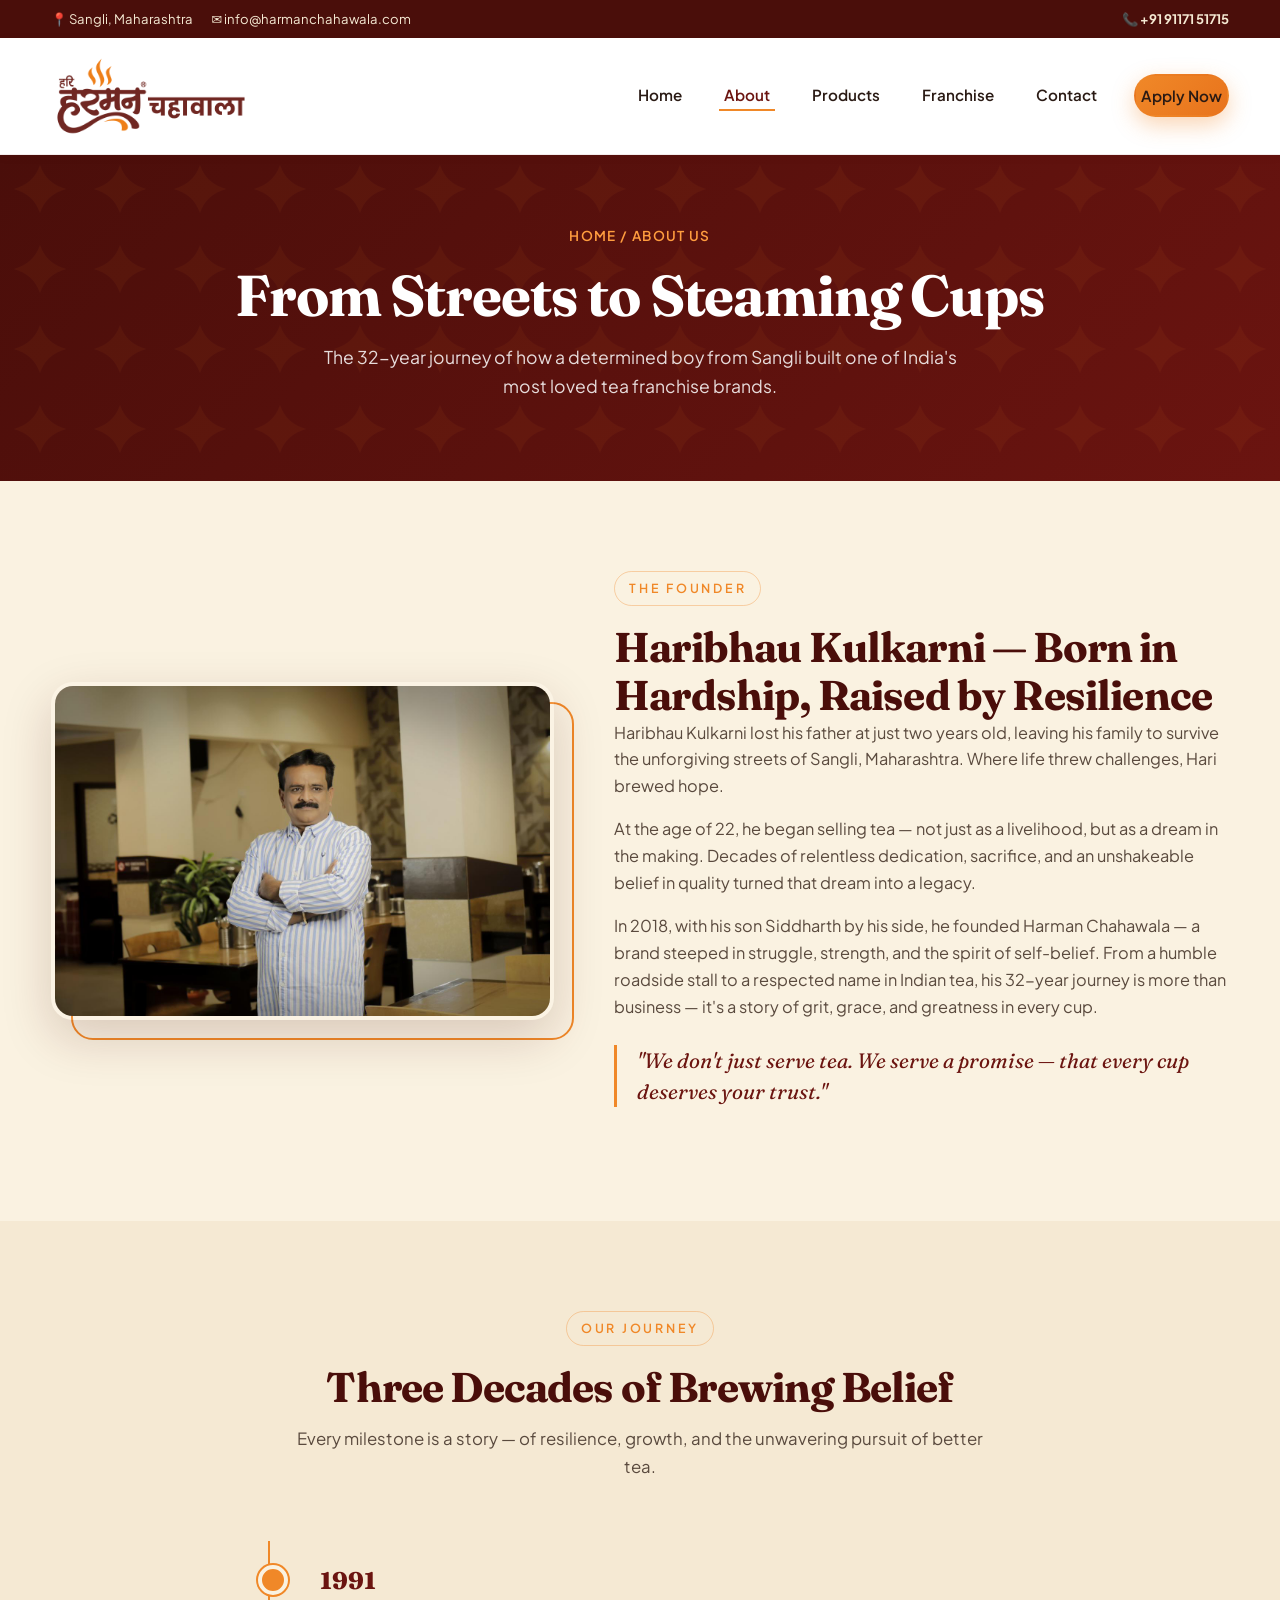
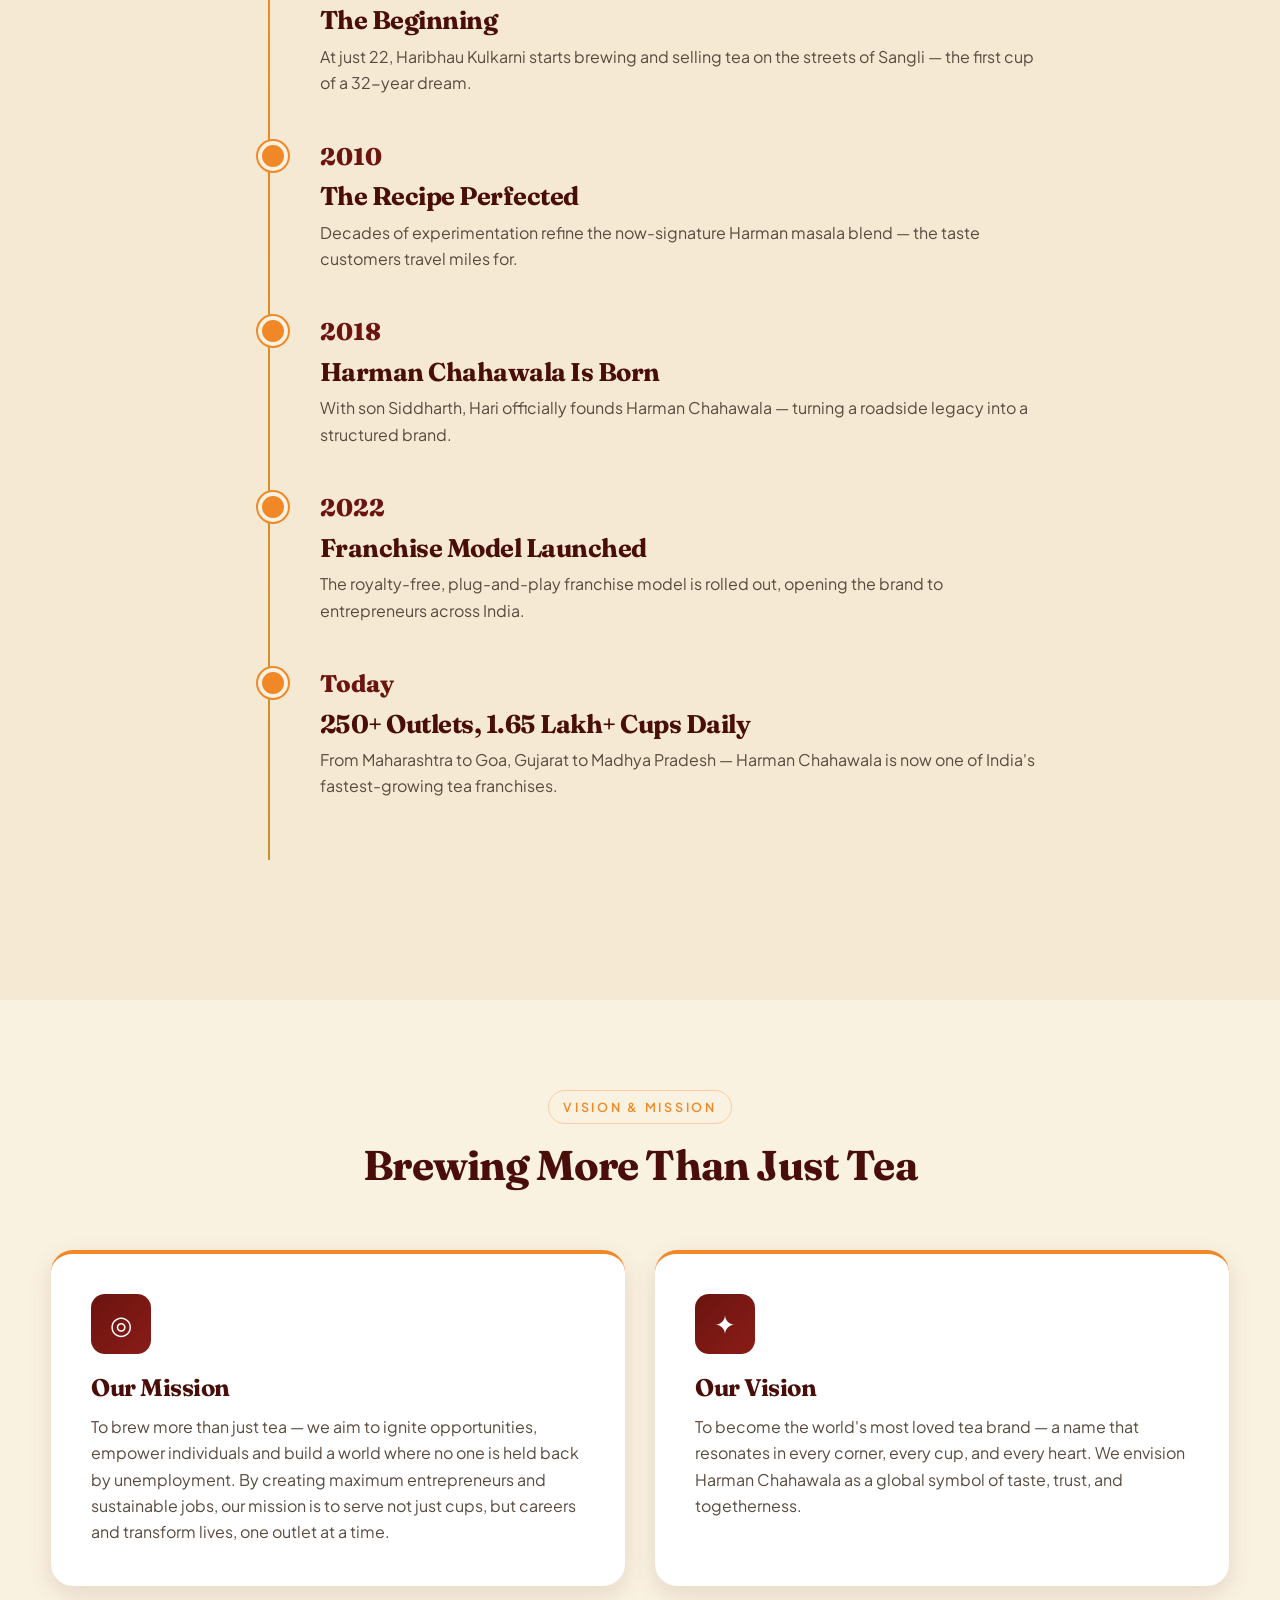
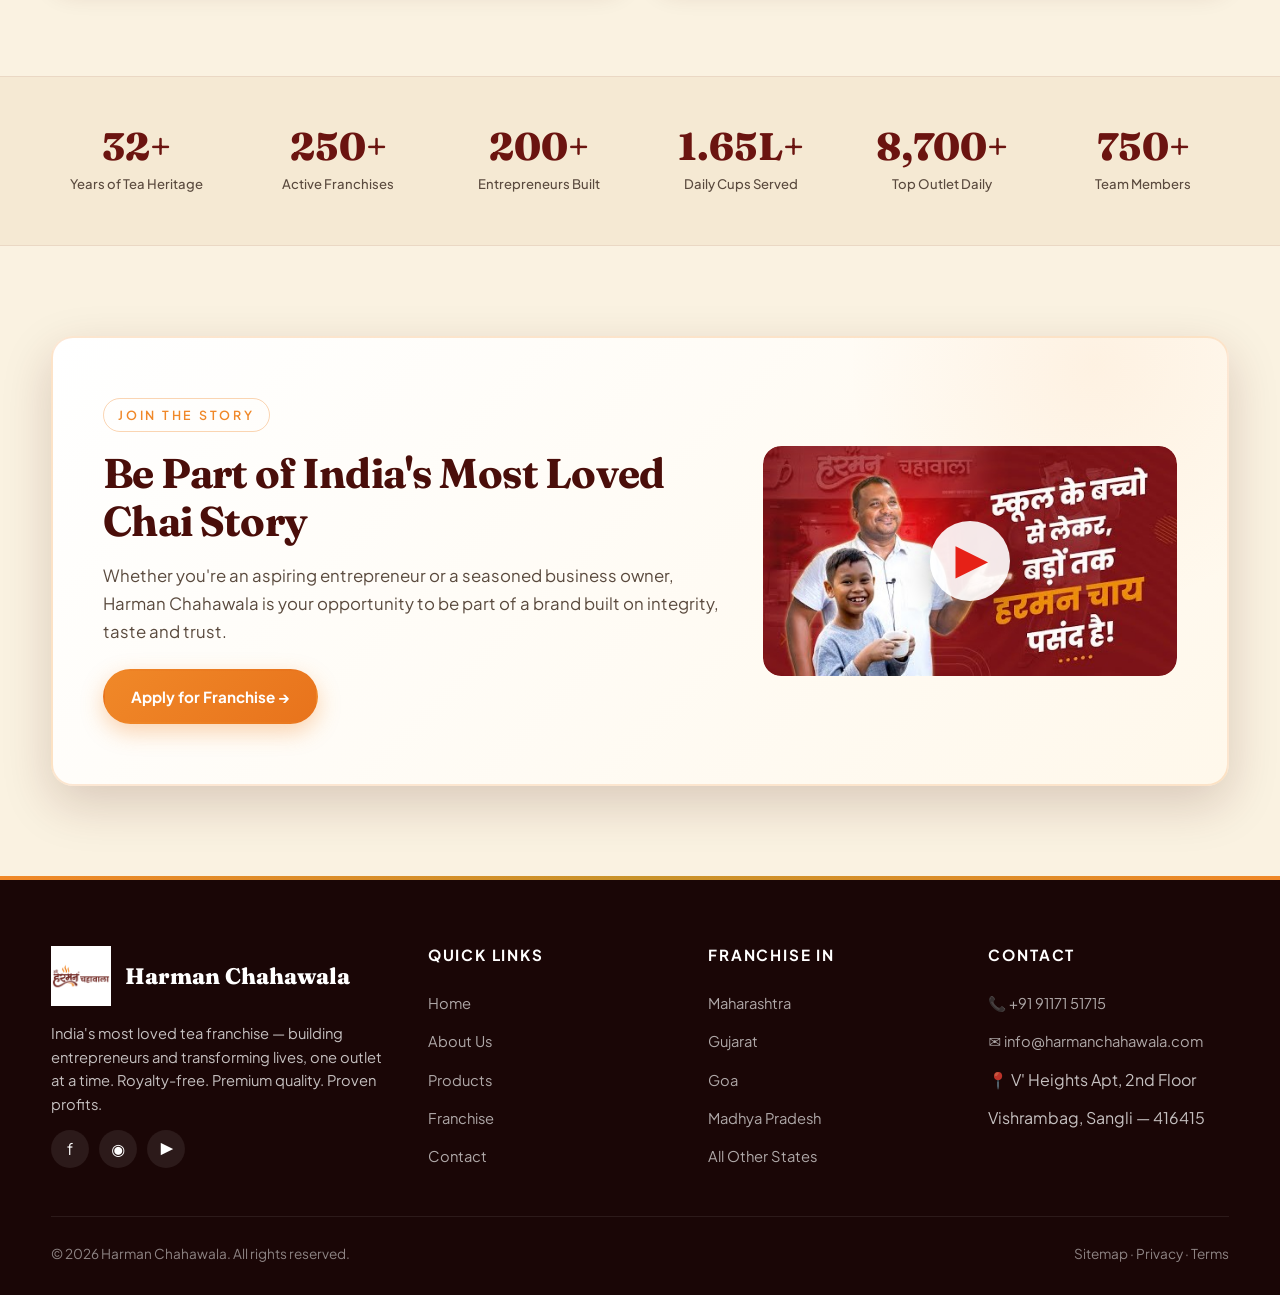
<file: about.html>
<!DOCTYPE html>
<html lang="en">

<head>

  <!-- Google Tag Manager -->
  <script>(function (w, d, s, l, i) {
      w[l] = w[l] || []; w[l].push({
        'gtm.start':
          new Date().getTime(), event: 'gtm.js'
      }); var f = d.getElementsByTagName(s)[0],
        j = d.createElement(s), dl = l != 'dataLayer' ? '&l=' + l : ''; j.async = true; j.src =
          'https://www.googletagmanager.com/gtm.js?id=' + i + dl; f.parentNode.insertBefore(j, f);
    })(window, document, 'script', 'dataLayer', 'GTM-PV2822QD');</script>
  <!-- End Google Tag Manager -->

  <meta charset="UTF-8">
  <meta name="viewport" content="width=device-width, initial-scale=1.0">

  <title>About Harman Chahawala — India's Trusted Tea Brand & Franchise Story</title>
  <link rel="icon" type="image/png" href="images/favicon.png">
  <link rel="apple-touch-icon" href="images/favicon.png">
  <meta name="description"
    content="Learn the inspiring story of Harman Chahawala — from a roadside tea stall in Sangli to 250+ franchise outlets across India. Discover our vision, mission and 32-year tea legacy.">
  <meta name="keywords"
    content="Harman Chahawala about, Haribhau Kulkarni founder, tea brand story India, Sangli tea franchise, chai brand Maharashtra, tea franchise journey">
  <meta name="robots" content="index, follow, max-image-preview:large, max-snippet:-1, max-video-preview:-1">
  <link rel="canonical" href="https://www.harmanchahawala.com/about.html">

  <meta property="og:type" content="article">
  <meta property="og:url" content="https://www.harmanchahawala.com/about.html">
  <meta property="og:title" content="About Harman Chahawala — India's Trusted Tea Brand">
  <meta property="og:description"
    content="The 32-year journey of Haribhau Kulkarni — from streets of Sangli to 250+ tea franchise outlets across India.">
  <meta property="og:image" content="https://www.harmanchahawala.com/images/founder.jpg">

  <link rel="icon" type="image/png" href="images/logo.png">
  <link rel="preconnect" href="https://fonts.googleapis.com">
  <link rel="preconnect" href="https://fonts.gstatic.com" crossorigin>
  <link rel="stylesheet" href="css/style.css">

  <script type="application/ld+json">
{
  "@context": "https://schema.org",
  "@type": "AboutPage",
  "name": "About Harman Chahawala",
  "description": "The story of Harman Chahawala, India's fastest growing tea franchise founded by Haribhau Kulkarni in 2018.",
  "url": "https://www.harmanchahawala.com/about.html",
  "mainEntity": {
    "@type": "Organization",
    "name": "Harman Chahawala",
    "founder": { "@type": "Person", "name": "Haribhau Kulkarni" },
    "foundingDate": "2018",
    "foundingLocation": "Sangli, Maharashtra, India"
  }
}
</script>

  <script type="application/ld+json">
{
  "@context": "https://schema.org",
  "@type": "BreadcrumbList",
  "itemListElement": [
    { "@type": "ListItem", "position": 1, "name": "Home", "item": "https://www.harmanchahawala.com/" },
    { "@type": "ListItem", "position": 2, "name": "About", "item": "https://www.harmanchahawala.com/about.html" }
  ]
}
</script>
</head>

<body>
    <!-- Google Tag Manager (noscript) -->
  <noscript><iframe src="https://www.googletagmanager.com/ns.html?id=GTM-PV2822QD" height="0" width="0"
      style="display:none;visibility:hidden"></iframe></noscript>
  <!-- End Google Tag Manager (noscript) -->
  <a href="#main" class="skip-link">Skip to main content</a>

  <div class="topbar">
    <div class="container">
      <div class="left">
        <span>📍 Sangli, Maharashtra</span>
        <a href="mailto:info@harmanchahawala.com">✉ info@harmanchahawala.com</a>
      </div>
      <div class="right">
        <a href="tel:+919117151715"><strong>📞 +91 91171 51715</strong></a>
      </div>
    </div>
  </div>

  <header class="header">
    <div class="container">
      <nav class="nav" aria-label="Primary">
        <a class="brand" href="index.html" aria-label="Harman Chahawala home">
          <img src="images/512x512_logo harmanpng.png" class="logo" alt="Harman Chahawala logo" width="56" height="56">
        </a>
        <ul class="menu" id="primaryMenu">
          <li><a href="index.html">Home</a></li>
          <li><a href="about.html">About</a></li>
          <li><a href="products.html">Products</a></li>
          <li><a href="franchise.html">Franchise</a></li>
          <li><a href="contact.html">Contact</a></li>
          <li><a href="contact.html" class="btn btn-primary">Apply Now</a></li>
        </ul>
        <button class="menu-toggle" aria-label="Toggle menu" aria-expanded="false"
          aria-controls="primaryMenu"><span></span><span></span><span></span></button>
      </nav>
    </div>
  </header>

  <main id="main">

    <section class="page-intro">
      <div class="container">
        <div class="breadcrumb"><a href="index.html">Home</a> / About Us</div>
        <h1>From Streets to Steaming Cups</h1>
        <p>The 32-year journey of how a determined boy from Sangli built one of India's most loved tea franchise brands.
        </p>
      </div>
    </section>

    <!-- Founder Story -->
    <section class="section">
      <div class="container">
        <div class="founder-grid">
          <div class="founder-image reveal">
            <img src="images/founder.jpg" alt="Haribhau Kulkarni — Founder, Harman Chahawala" loading="lazy">
          </div>
          <div class="founder-content reveal" style="color:var(--ink);">
            <span class="section-eyebrow">The Founder</span>
            <h2 style="color:var(--maroon-dark);">Haribhau Kulkarni — Born in Hardship, Raised by Resilience</h2>
            <p style="color:var(--soft-ink);">Haribhau Kulkarni lost his father at just two years old, leaving his
              family to survive the unforgiving streets of Sangli, Maharashtra. Where life threw challenges, Hari brewed
              hope.</p>
            <p style="color:var(--soft-ink);">At the age of 22, he began selling tea — not just as a livelihood, but as
              a dream in the making. Decades of relentless dedication, sacrifice, and an unshakeable belief in quality
              turned that dream into a legacy.</p>
            <p style="color:var(--soft-ink);">In 2018, with his son Siddharth by his side, he founded Harman Chahawala —
              a brand steeped in struggle, strength, and the spirit of self-belief. From a humble roadside stall to a
              respected name in Indian tea, his 32-year journey is more than business — it's a story of grit, grace, and
              greatness in every cup.</p>
            <blockquote class="quote" style="color:var(--maroon); border-color:var(--saffron); margin-top:24px;">"We
              don't just serve tea. We serve a promise — that every cup deserves your trust."</blockquote>
          </div>
        </div>
      </div>
    </section>

    <!-- Timeline -->
    <section class="section" style="background:var(--cream);">
      <div class="container">
        <div class="section-head reveal">
          <span class="section-eyebrow">Our Journey</span>
          <h2>Three Decades of Brewing Belief</h2>
          <p>Every milestone is a story — of resilience, growth, and the unwavering pursuit of better tea.</p>
        </div>
        <div class="timeline">
          <div class="timeline-item reveal">
            <div class="timeline-year">1991</div>
            <h3>The Beginning</h3>
            <p>At just 22, Haribhau Kulkarni starts brewing and selling tea on the streets of Sangli — the first cup of
              a 32-year dream.</p>
          </div>
          <div class="timeline-item reveal">
            <div class="timeline-year">2010</div>
            <h3>The Recipe Perfected</h3>
            <p>Decades of experimentation refine the now-signature Harman masala blend — the taste customers travel
              miles for.</p>
          </div>
          <div class="timeline-item reveal">
            <div class="timeline-year">2018</div>
            <h3>Harman Chahawala Is Born</h3>
            <p>With son Siddharth, Hari officially founds Harman Chahawala — turning a roadside legacy into a structured
              brand.</p>
          </div>
          <div class="timeline-item reveal">
            <div class="timeline-year">2022</div>
            <h3>Franchise Model Launched</h3>
            <p>The royalty-free, plug-and-play franchise model is rolled out, opening the brand to entrepreneurs across
              India.</p>
          </div>
          <div class="timeline-item reveal">
            <div class="timeline-year">Today</div>
            <h3>250+ Outlets, 1.65 Lakh+ Cups Daily</h3>
            <p>From Maharashtra to Goa, Gujarat to Madhya Pradesh — Harman Chahawala is now one of India's
              fastest-growing tea franchises.</p>
          </div>
        </div>
      </div>
    </section>

    <!-- Vision & Mission -->
    <section class="section">
      <div class="container">
        <div class="section-head reveal">
          <span class="section-eyebrow">Vision & Mission</span>
          <h2>Brewing More Than Just Tea</h2>
        </div>
        <div class="vm-grid">
          <div class="vm-card reveal">
            <div class="vm-icon">◎</div>
            <h3>Our Mission</h3>
            <p>To brew more than just tea — we aim to ignite opportunities, empower individuals and build a world where
              no one is held back by unemployment. By creating maximum entrepreneurs and sustainable jobs, our mission
              is to serve not just cups, but careers and transform lives, one outlet at a time.</p>
          </div>
          <div class="vm-card reveal">
            <div class="vm-icon">✦</div>
            <h3>Our Vision</h3>
            <p>To become the world's most loved tea brand — a name that resonates in every corner, every cup, and every
              heart. We envision Harman Chahawala as a global symbol of taste, trust, and togetherness.</p>
          </div>
        </div>
      </div>
    </section>

    <!-- Stats -->
    <section class="stats-strip">
      <div class="container">
        <div class="stats-grid">
          <div class="stat-block">
            <div class="num">32+</div>
            <div class="label">Years of Tea Heritage</div>
          </div>
          <div class="stat-block">
            <div class="num">250+</div>
            <div class="label">Active Franchises</div>
          </div>
          <div class="stat-block">
            <div class="num">200+</div>
            <div class="label">Entrepreneurs Built</div>
          </div>
          <div class="stat-block">
            <div class="num">1.65L+</div>
            <div class="label">Daily Cups Served</div>
          </div>
          <div class="stat-block">
            <div class="num">8,700+</div>
            <div class="label">Top Outlet Daily</div>
          </div>
          <div class="stat-block">
            <div class="num">750+</div>
            <div class="label">Team Members</div>
          </div>
        </div>
      </div>
    </section>

    <!-- CTA -->
    <section class="franchise-cta section">
      <div class="container">
        <div class="cta-card reveal">
          <div>
            <span class="section-eyebrow">Join the Story</span>
            <h2>Be Part of India's Most Loved Chai Story</h2>
            <p>Whether you're an aspiring entrepreneur or a seasoned business owner, Harman Chahawala is your
              opportunity to be part of a brand built on integrity, taste and trust.</p>
            <a href="contact.html" class="btn btn-primary">Apply for Franchise →</a>
          </div>
          <div class="cta-visual">

            <a href="https://youtu.be/u3sfpK3A8Wo?si=bs2By4Bm8WD2RccQ" target="_blank" class="video-link">

              <img src="images/thumbnail1.jpg" alt="Watch Harman Chahawala Franchise Video"
                class="video-thumbnail video-thumbnail-large">

              <div class="play-button">
                ▶
              </div>

            </a>
          </div>
        </div>
      </div>
    </section>

  </main>

  <footer class="footer">
    <div class="container">
      <div class="footer-grid">
        <div>
          <div class="footer-brand"><img src="images/512x512_logo harmanpng.png" class="footer-logo"" alt=" Harman
              Chahawala logo">
            <div class="footer-name">Harman Chahawala</div>
          </div>
          <p style="font-size:.92rem; line-height:1.6;">India's most loved tea franchise — building entrepreneurs and
            transforming lives, one outlet at a time. Royalty-free. Premium quality. Proven profits.</p>
          <div class="social-links">
            <a href="https://www.facebook.com/harmanchahawala" aria-label="Facebook" rel="noopener">f</a>
            <a href="https://www.instagram.com/harmanchahawala" aria-label="Instagram" rel="noopener">◉</a>
            <a href="https://www.youtube.com/@harmanchahawala" aria-label="YouTube" rel="noopener">▶</a>
          </div>
        </div>
        <div>
          <h4>Quick Links</h4>
          <ul>
            <li><a href="index.html">Home</a></li>
            <li><a href="about.html">About Us</a></li>
            <li><a href="products.html">Products</a></li>
            <li><a href="franchise.html">Franchise</a></li>
            <li><a href="contact.html">Contact</a></li>
          </ul>
        </div>
        <div>
          <h4>Franchise In</h4>
          <ul>
            <li><a href="franchise.html">Maharashtra</a></li>
            <li><a href="franchise.html">Gujarat</a></li>
            <li><a href="franchise.html">Goa</a></li>
            <li><a href="franchise.html">Madhya Pradesh</a></li>
            <li><a href="contact.html">All Other States</a></li>
          </ul>
        </div>
        <div>
          <h4>Contact</h4>
          <ul>
            <li><a href="tel:+919117151715">📞 +91 91171 51715</a></li>
            <li><a href="mailto:info@harmanchahawala.com">✉ info@harmanchahawala.com</a></li>
            <li>📍 V' Heights Apt, 2nd Floor</li>
            <li>Vishrambag, Sangli — 416415</li>
          </ul>
        </div>
      </div>
      <div class="footer-bottom">
        <div>© <span id="year"></span> Harman Chahawala. All rights reserved.</div>
        <div><a href="sitemap.xml">Sitemap</a> · <a href="privacy.html">Privacy</a> · <a href="terms.html">Terms</a>
        </div>
      </div>
    </div>
  </footer>

  <script src="js/main.js"></script>
</body>

</html>
</file>
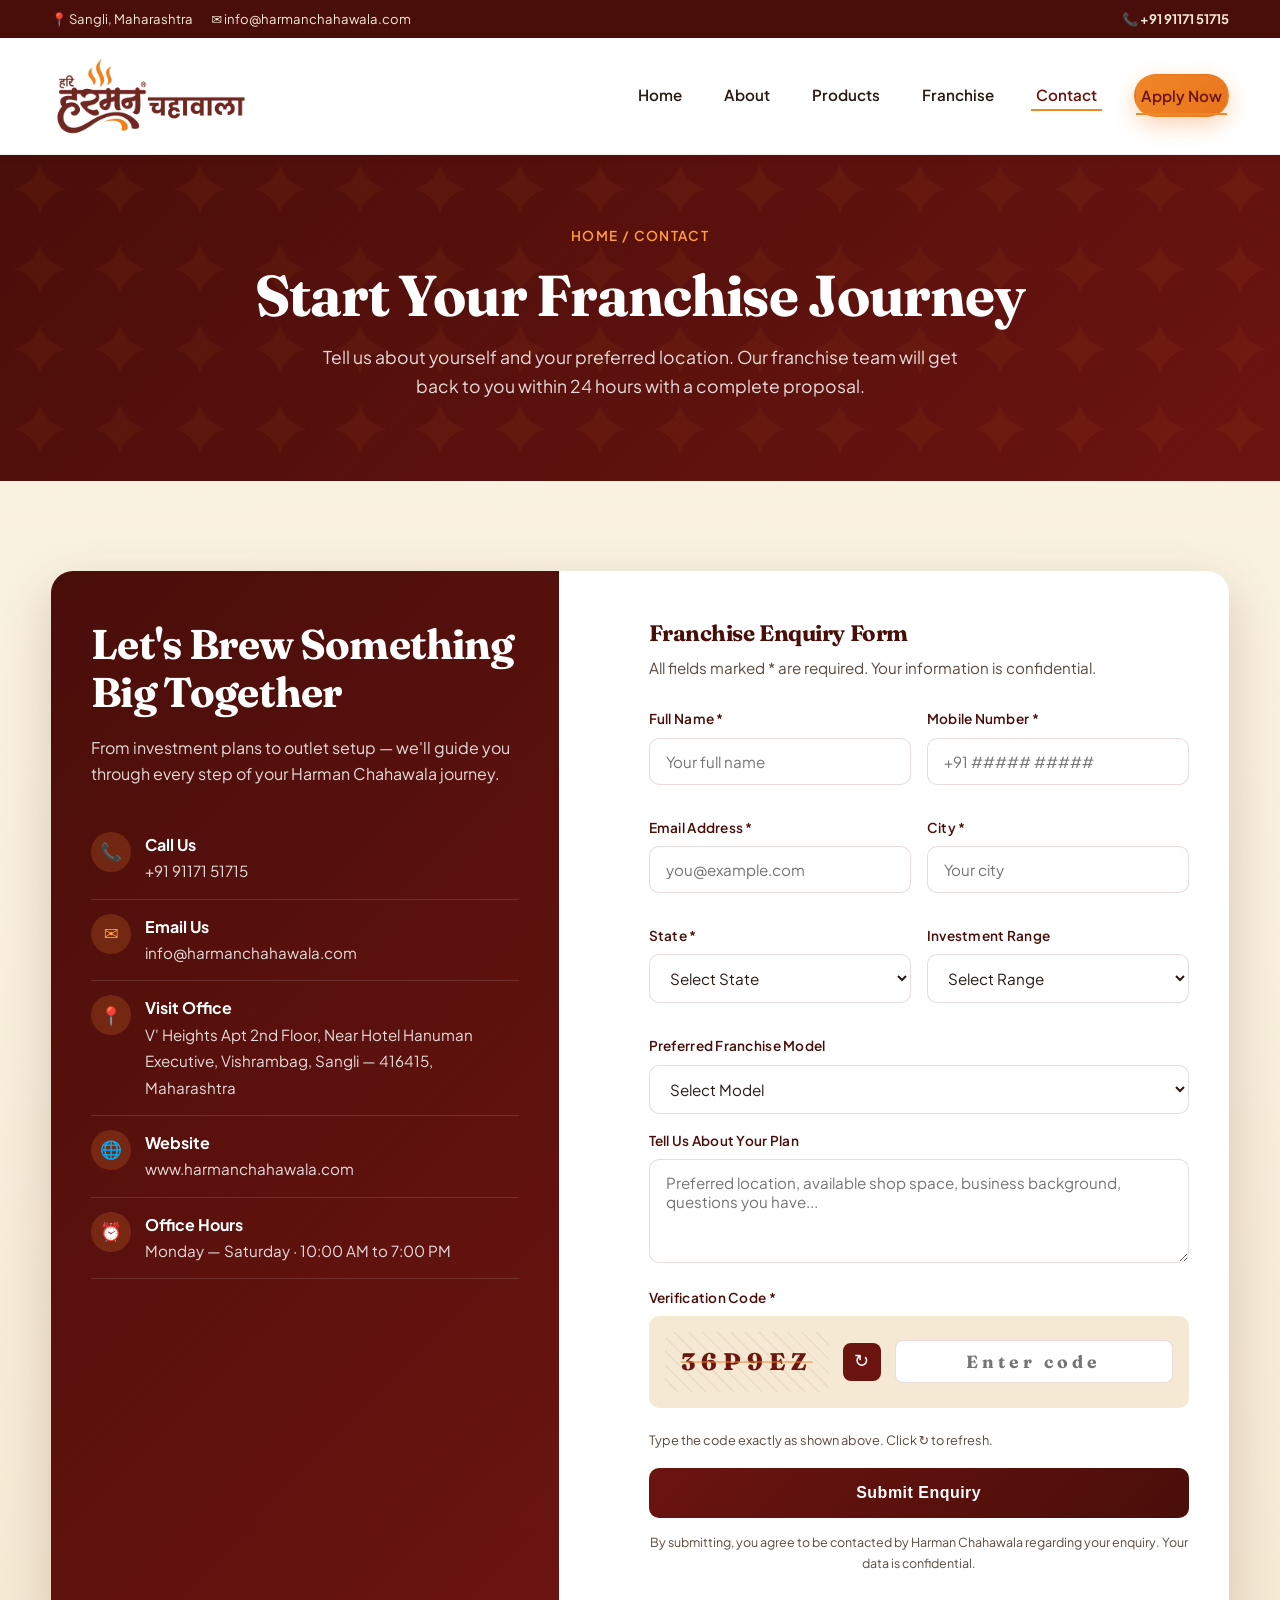
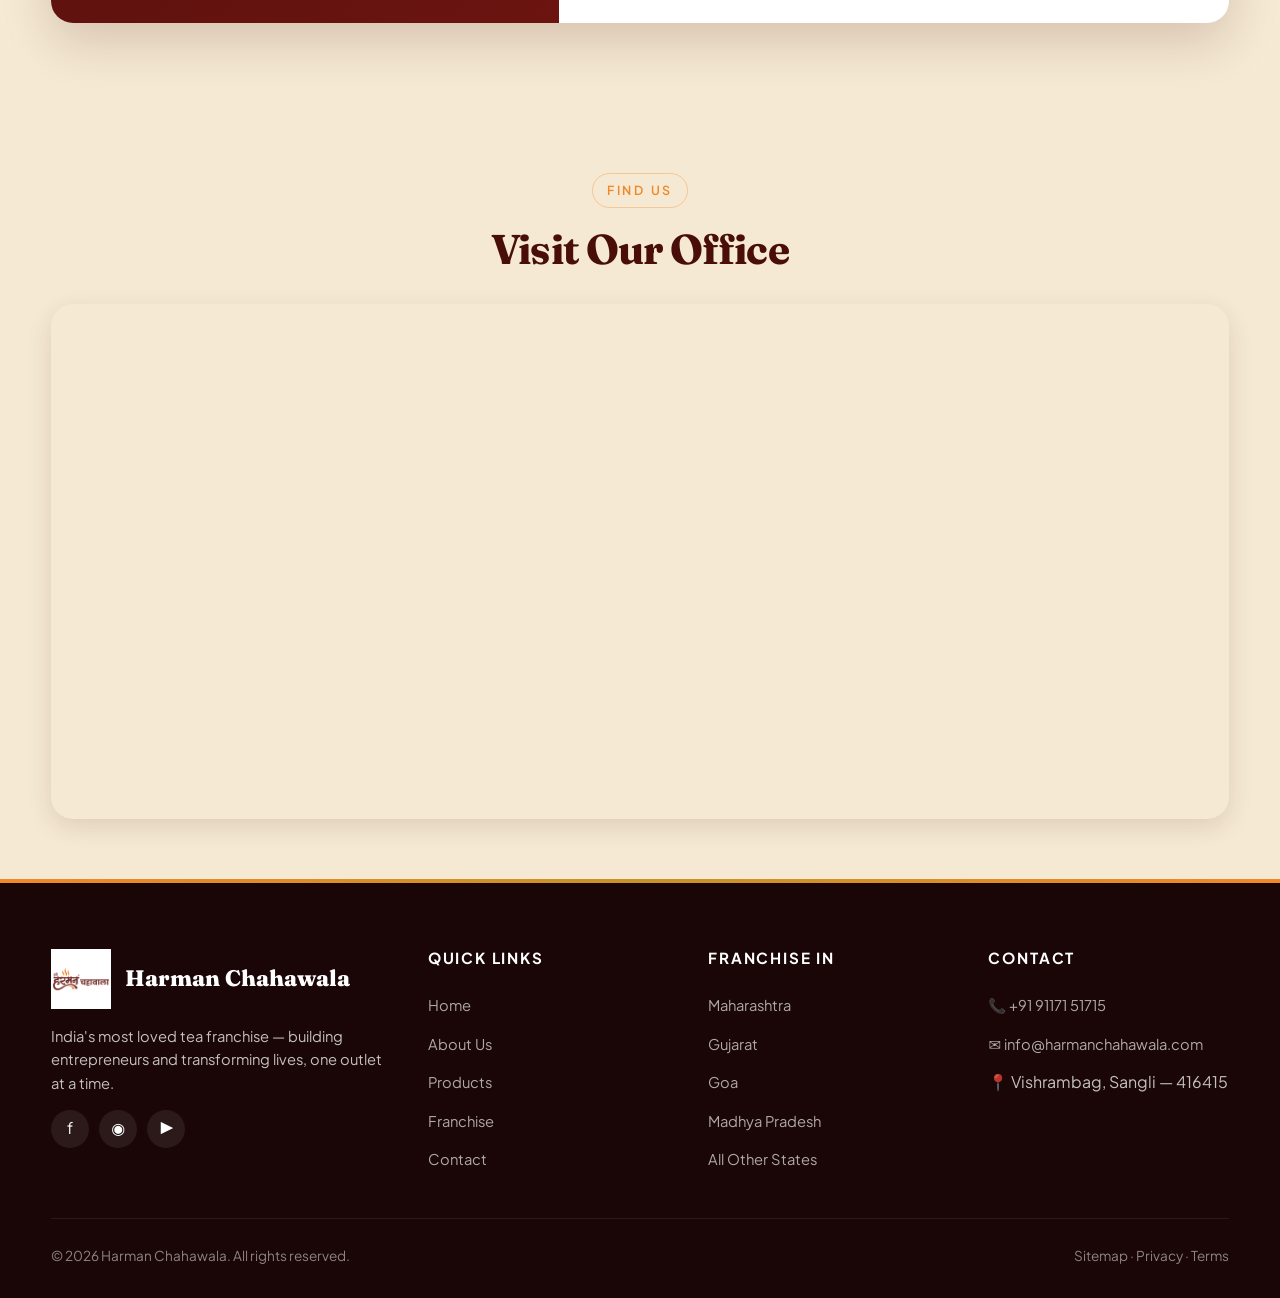
<file: contact.html>
<!DOCTYPE html>
<html lang="en">

<head>
  
  <!-- Google Tag Manager -->
  <script>(function (w, d, s, l, i) {
      w[l] = w[l] || []; w[l].push({
        'gtm.start':
          new Date().getTime(), event: 'gtm.js'
      }); var f = d.getElementsByTagName(s)[0],
        j = d.createElement(s), dl = l != 'dataLayer' ? '&l=' + l : ''; j.async = true; j.src =
          'https://www.googletagmanager.com/gtm.js?id=' + i + dl; f.parentNode.insertBefore(j, f);
    })(window, document, 'script', 'dataLayer', 'GTM-PV2822QD');</script>
  <!-- End Google Tag Manager -->

  <meta charset="UTF-8">
  <meta name="viewport" content="width=device-width, initial-scale=1.0">

  <title>Franchise Enquiry & Contact | Harman Chahawala — Apply for Tea Franchise</title>
  <link rel="icon" type="image/png" href="images/favicon.png">
  <link rel="apple-touch-icon" href="images/favicon.png">
  <meta name="description"
    content="Get in touch with Harman Chahawala for tea franchise enquiries in Maharashtra, Gujarat, Goa & Madhya Pradesh. Call +91 91171 51715 or fill our secure enquiry form.">
  <meta name="keywords"
    content="Harman Chahawala contact, tea franchise enquiry, chai franchise apply, tea franchise contact India, franchise application form, tea business Maharashtra contact">
  <meta name="robots" content="index, follow, max-image-preview:large, max-snippet:-1, max-video-preview:-1">
  <link rel="canonical" href="https://www.harmanchahawala.com/contact.html">

  <meta property="og:type" content="website">
  <meta property="og:url" content="https://www.harmanchahawala.com/contact.html">
  <meta property="og:title" content="Contact Harman Chahawala — Tea Franchise Enquiry">
  <meta property="og:description"
    content="Apply for a Harman Chahawala tea franchise. Call +91 91171 51715 or use our enquiry form.">
  <meta property="og:image" content="https://www.harmanchahawala.com/images/hero-1.jpg">

  <link rel="icon" type="image/png" href="images/logo.png">
  <link rel="preconnect" href="https://fonts.googleapis.com">
  <link rel="preconnect" href="https://fonts.gstatic.com" crossorigin>
  <link rel="stylesheet" href="css/style.css">

  <script type="application/ld+json">
{
  "@context": "https://schema.org",
  "@type": "ContactPage",
  "name": "Contact Harman Chahawala",
  "url": "https://www.harmanchahawala.com/contact.html",
  "mainEntity": {
    "@type": "Organization",
    "name": "Harman Chahawala",
    "telephone": "+91-91171-51715",
    "email": "info@harmanchahawala.com",
    "address": {
      "@type": "PostalAddress",
      "streetAddress": "V' Heights Apt 2nd Floor, Near Hotel Hanuman Executive, Vishrambag",
      "addressLocality": "Sangli",
      "addressRegion": "Maharashtra",
      "postalCode": "416415",
      "addressCountry": "IN"
    },
    "contactPoint": {
      "@type": "ContactPoint",
      "telephone": "+91-91171-51715",
      "contactType": "Franchise Enquiry",
      "email": "info@harmanchahawala.com",
      "availableLanguage": ["en","hi","mr"]
    }
  }
}
</script>

  <script type="application/ld+json">
{
  "@context": "https://schema.org",
  "@type": "BreadcrumbList",
  "itemListElement": [
    { "@type": "ListItem", "position": 1, "name": "Home", "item": "https://www.harmanchahawala.com/" },
    { "@type": "ListItem", "position": 2, "name": "Contact", "item": "https://www.harmanchahawala.com/contact.html" }
  ]
}
</script>
</head>

<body>
    <!-- Google Tag Manager (noscript) -->
  <noscript><iframe src="https://www.googletagmanager.com/ns.html?id=GTM-PV2822QD" height="0" width="0"
      style="display:none;visibility:hidden"></iframe></noscript>
  <!-- End Google Tag Manager (noscript) -->
  <a href="#main" class="skip-link">Skip to main content</a>

  <div class="topbar">
    <div class="container">
      <div class="left">
        <span>📍 Sangli, Maharashtra</span>
        <a href="mailto:info@harmanchahawala.com">✉ info@harmanchahawala.com</a>
      </div>
      <div class="right">
        <a href="tel:+919117151715"><strong>📞 +91 91171 51715</strong></a>
      </div>
    </div>
  </div>

  <header class="header">
    <div class="container">
      <nav class="nav" aria-label="Primary">
        <a class="brand" href="index.html"><img src="images/512x512_logo harmanpng.png" class="logo"
            alt="Harman Chahawala logo" width="56" height="56">
        </a>
        <ul class="menu" id="primaryMenu">
          <li><a href="index.html">Home</a></li>
          <li><a href="about.html">About</a></li>
          <li><a href="products.html">Products</a></li>
          <li><a href="franchise.html">Franchise</a></li>
          <li><a href="contact.html">Contact</a></li>
          <li><a href="contact.html" class="btn btn-primary">Apply Now</a></li>
        </ul>
        <button class="menu-toggle" aria-label="Toggle menu" aria-expanded="false"
          aria-controls="primaryMenu"><span></span><span></span><span></span></button>
      </nav>
    </div>
  </header>

  <main id="main">

    <section class="page-intro">
      <div class="container">
        <div class="breadcrumb"><a href="index.html">Home</a> / Contact</div>
        <h1>Start Your Franchise Journey</h1>
        <p>Tell us about yourself and your preferred location. Our franchise team will get back to you within 24 hours
          with a complete proposal.</p>
      </div>
    </section>

    <!-- Form Section -->
    <section class="form-section section">
      <div class="container">
        <div class="form-wrap reveal">
          <!-- Info -->
          <aside class="form-info">
            <h2>Let's Brew Something Big Together</h2>
            <p>From investment plans to outlet setup — we'll guide you through every step of your Harman Chahawala
              journey.</p>
            <ul class="contact-list">
              <li>
                <div class="icon">📞</div>
                <div>
                  <strong>Call Us</strong>
                  <a href="tel:+919117151715">+91 91171 51715</a>
                </div>
              </li>
              <li>
                <div class="icon">✉</div>
                <div>
                  <strong>Email Us</strong>
                  <a href="mailto:info@harmanchahawala.com">info@harmanchahawala.com</a>
                </div>
              </li>
              <li>
                <div class="icon">📍</div>
                <div>
                  <strong>Visit Office</strong>
                  <span>V' Heights Apt 2nd Floor, Near Hotel Hanuman Executive, Vishrambag, Sangli — 416415,
                    Maharashtra</span>
                </div>
              </li>
              <li>
                <div class="icon">🌐</div>
                <div>
                  <strong>Website</strong>
                  <a href="https://www.harmanchahawala.com">www.harmanchahawala.com</a>
                </div>
              </li>
              <li>
                <div class="icon">⏰</div>
                <div>
                  <strong>Office Hours</strong>
                  <span>Monday — Saturday · 10:00 AM to 7:00 PM</span>
                </div>
              </li>
            </ul>
          </aside>

          <!-- Form -->
          <div class="form-fields">
            <h3>Franchise Enquiry Form</h3>
            <p class="form-sub">All fields marked * are required. Your information is confidential.</p>

            <div id="formMessage" class="form-message" role="status" aria-live="polite"></div>

            <!--
          The form posts to /php/enquiry.php which sends an email to info@harmanchahawala.com
          For deployment without PHP, the action can be replaced with a service like Formspree,
          Web3Forms, FormSubmit etc. without changing the front-end.
        -->
            <form id="enquiryForm" action="php/enquiry.php" method="POST" novalidate>

              <!-- Honeypot — hidden from users, traps bots -->
              <div style="position:absolute; left:-9999px; opacity:0; pointer-events:none;" aria-hidden="true">
                <label for="website">Website (leave blank)</label>
                <input type="text" id="website" name="website" tabindex="-1" autocomplete="off">
              </div>

              <div class="field-row">
                <div class="field">
                  <label for="name">Full Name *</label>
                  <input type="text" id="name" name="name" required autocomplete="name" placeholder="Your full name">
                </div>
                <div class="field">
                  <label for="phone">Mobile Number *</label>
                  <input type="tel" id="phone" name="phone" required autocomplete="tel" placeholder="+91 ##### #####"
                    pattern="[0-9+\s\-()]{7,20}">
                </div>
              </div>

              <div class="field-row">
                <div class="field">
                  <label for="email">Email Address *</label>
                  <input type="email" id="email" name="email" required autocomplete="email"
                    placeholder="you@example.com">
                </div>
                <div class="field">
                  <label for="city">City *</label>
                  <input type="text" id="city" name="city" required autocomplete="address-level2"
                    placeholder="Your city">
                </div>
              </div>

              <div class="field-row">
                <div class="field">
                  <label for="state">State *</label>
                  <select id="state" name="state" required>
                    <option value="">Select State</option>
                    <option value="Maharashtra">Maharashtra</option>
                    <option value="Gujarat">Gujarat</option>
                    <option value="Goa">Goa</option>
                    <option value="Madhya Pradesh">Madhya Pradesh</option>
                    <option value="Karnataka">Karnataka</option>
                    <option value="Telangana">Telangana</option>
                    <option value="Andhra Pradesh">Andhra Pradesh</option>
                    <option value="Tamil Nadu">Tamil Nadu</option>
                    <option value="Kerala">Kerala</option>
                    <option value="Rajasthan">Rajasthan</option>
                    <option value="Delhi">Delhi</option>
                    <option value="Uttar Pradesh">Uttar Pradesh</option>
                    <option value="Other">Other</option>
                  </select>
                </div>
                <div class="field">
                  <label for="investment">Investment Range</label>
                  <select id="investment" name="investment">
                    <option value="">Select Range</option>
                    <option value="Under 5 Lakh">Under ₹5 Lakh</option>
                    <option value="5-10 Lakh">₹5 — 10 Lakh</option>
                    <option value="10-15 Lakh">₹10 — 15 Lakh</option>
                    <option value="15-25 Lakh">₹15 — 25 Lakh</option>
                    <option value="25 Lakh+">₹25 Lakh +</option>
                  </select>
                </div>
              </div>

              <div class="field">
                <label for="model">Preferred Franchise Model</label>
                <select id="model" name="model">
                  <option value="">Select Model</option>
                  <option value="Plug N Play">Plug N Play (Turnkey)</option>
                  <option value="Do It Yourself">Do It Yourself (DIY)</option>
                  <option value="Not Sure">Not Sure — Need Guidance</option>
                </select>
              </div>

              <div class="field">
                <label for="message">Tell Us About Your Plan</label>
                <textarea id="message" name="message"
                  placeholder="Preferred location, available shop space, business background, questions you have..."
                  rows="4"></textarea>
              </div>

              <!-- CAPTCHA -->
              <div class="field">
                <label for="captchaInput">Verification Code *</label>
                <div class="captcha-row">
                  <div class="captcha-display" id="captchaDisplay" aria-label="Captcha code">XXXXXX</div>
                  <button type="button" class="captcha-refresh" id="captchaRefresh" aria-label="Refresh captcha"
                    title="Refresh">↻</button>
                  <div class="captcha-input">
                    <input type="text" id="captchaInput" name="captchaInput" required autocomplete="off"
                      placeholder="Enter code" maxlength="6">
                  </div>
                </div>
                <small style="color:var(--soft-ink); font-size:.8rem;">Type the code exactly as shown above. Click ↻ to
                  refresh.</small>
              </div>

              <button type="submit" class="btn-submit">Submit Enquiry</button>

              <p style="margin-top:14px; font-size:.78rem; color:var(--soft-ink); text-align:center;">
                By submitting, you agree to be contacted by Harman Chahawala regarding your enquiry. Your data is
                confidential.
              </p>
            </form>
          </div>
        </div>
      </div>
    </section>

    <!-- Map -->
    <section class="section-tight" style="background:var(--cream);">
      <div class="container">
        <div class="section-head reveal" style="margin-bottom:30px;">
          <span class="section-eyebrow">Find Us</span>
          <h2>Visit Our Office</h2>
        </div>
        <div style="border-radius:var(--radius-lg); overflow:hidden; box-shadow:var(--shadow-md); aspect-ratio:16/7;">
          <iframe title="Harman Chahawala office location, Sangli"
            src="https://maps.google.com/maps?q=Vishrambag%2C+Sangli%2C+Maharashtra+416415&t=&z=14&ie=UTF8&iwloc=&output=embed"
            width="100%" height="100%" style="border:0;" loading="lazy" allowfullscreen></iframe>
        </div>
      </div>
    </section>

  </main>

  <footer class="footer">
    <div class="container">
      <div class="footer-grid">
        <div>
          <div class="footer-brand"><img src="images/512x512_logo harmanpng.png" class="footer-logo"" alt="Harman Chahawala logo">
            <div class="footer-name">Harman Chahawala</div>
          </div>
          <p style="font-size:.92rem; line-height:1.6;">India's most loved tea franchise — building entrepreneurs and
            transforming lives, one outlet at a time.</p>
          <div class="social-links">
            <a href="https://www.facebook.com/harmanchahawala" aria-label="Facebook" rel="noopener">f</a>
            <a href="https://www.instagram.com/harmanchahawala" aria-label="Instagram" rel="noopener">◉</a>
            <a href="https://www.youtube.com/@harmanchahawala" aria-label="YouTube" rel="noopener">▶</a>
          </div>
        </div>
        <div>
          <h4>Quick Links</h4>
          <ul>
            <li><a href="index.html">Home</a></li>
            <li><a href="about.html">About Us</a></li>
            <li><a href="products.html">Products</a></li>
            <li><a href="franchise.html">Franchise</a></li>
            <li><a href="contact.html">Contact</a></li>
          </ul>
        </div>
        <div>
          <h4>Franchise In</h4>
          <ul>
            <li><a href="franchise.html">Maharashtra</a></li>
            <li><a href="franchise.html">Gujarat</a></li>
            <li><a href="franchise.html">Goa</a></li>
            <li><a href="franchise.html">Madhya Pradesh</a></li>
            <li><a href="contact.html">All Other States</a></li>
          </ul>
        </div>
        <div>
          <h4>Contact</h4>
          <ul>
            <li><a href="tel:+919117151715">📞 +91 91171 51715</a></li>
            <li><a href="mailto:info@harmanchahawala.com">✉ info@harmanchahawala.com</a></li>
            <li>📍 Vishrambag, Sangli — 416415</li>
          </ul>
        </div>
      </div>
      <div class="footer-bottom">
        <div>© <span id="year"></span> Harman Chahawala. All rights reserved.</div>
        <div><a href="sitemap.xml">Sitemap</a> · <a href="privacy.html">Privacy</a> · <a href="terms.html">Terms</a>
        </div>
      </div>
    </div>
  </footer>

  <script src="js/main.js"></script>
</body>

</html>
</file>
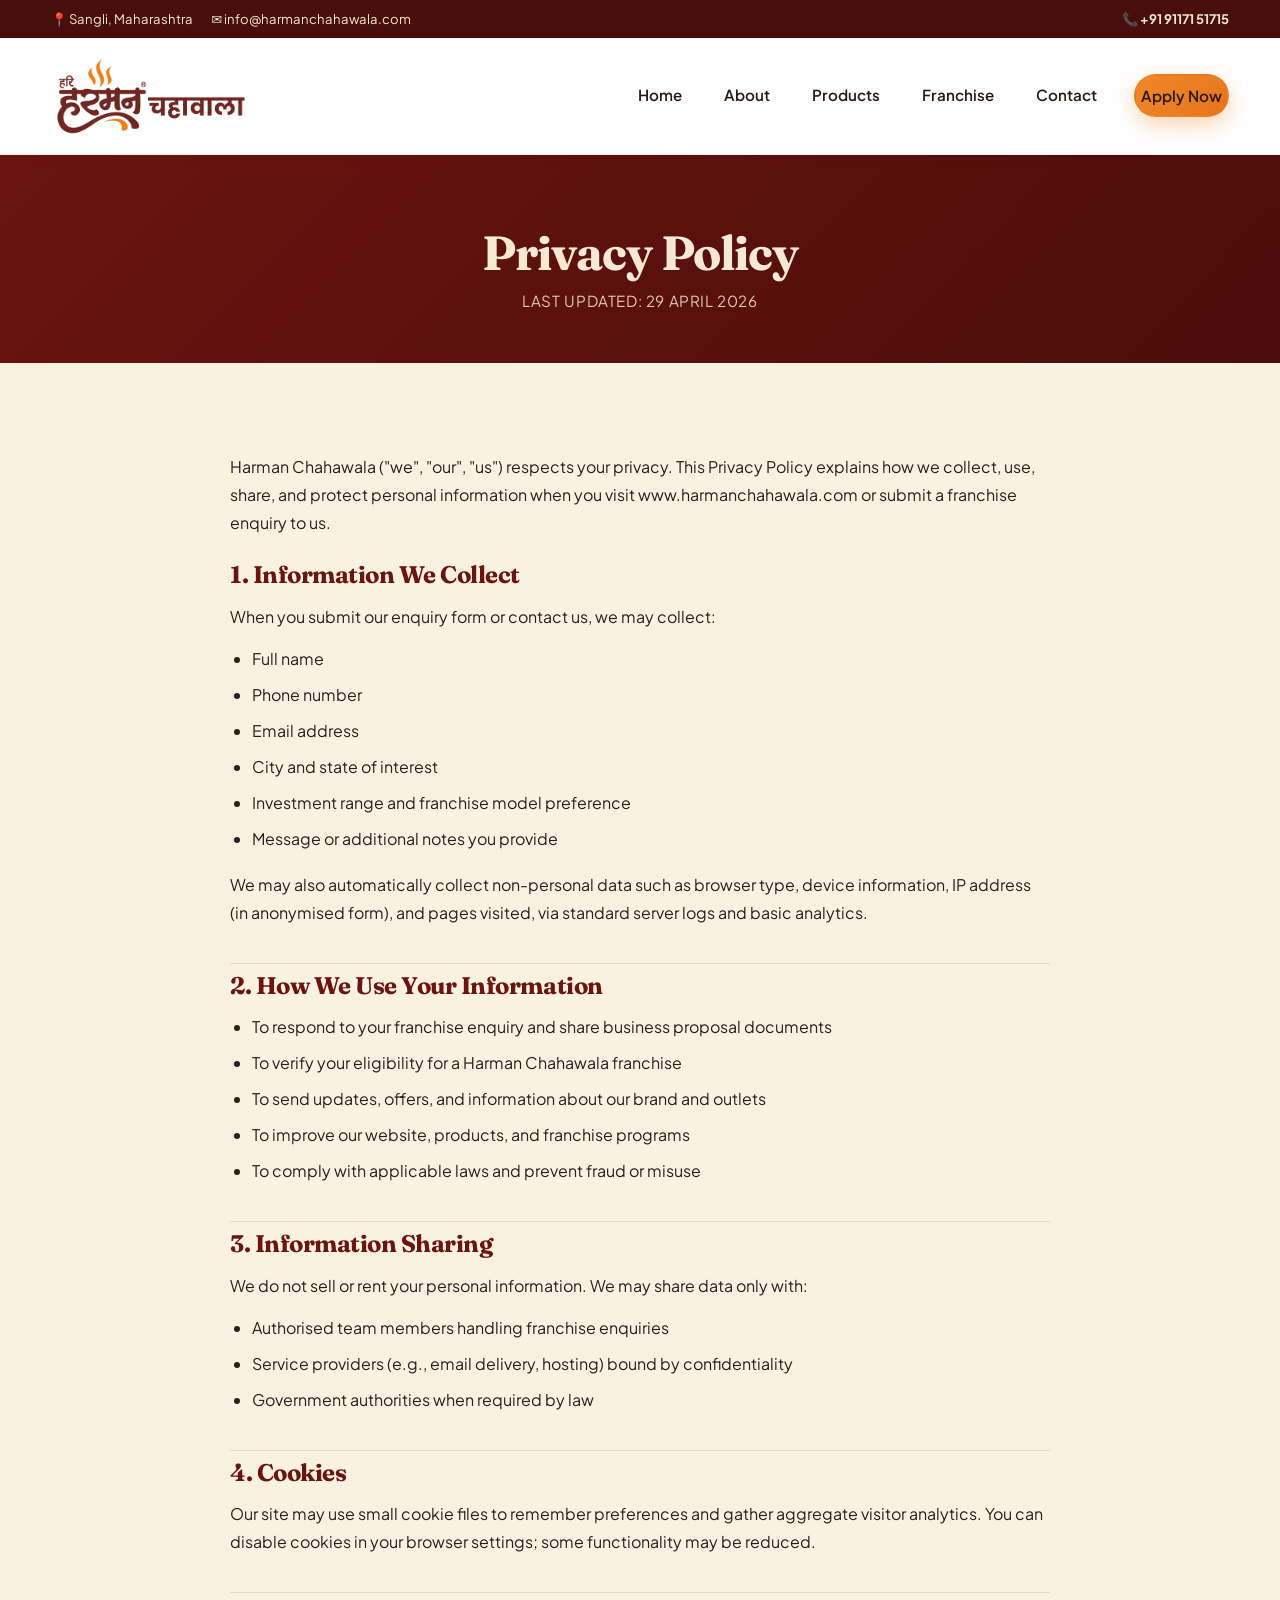
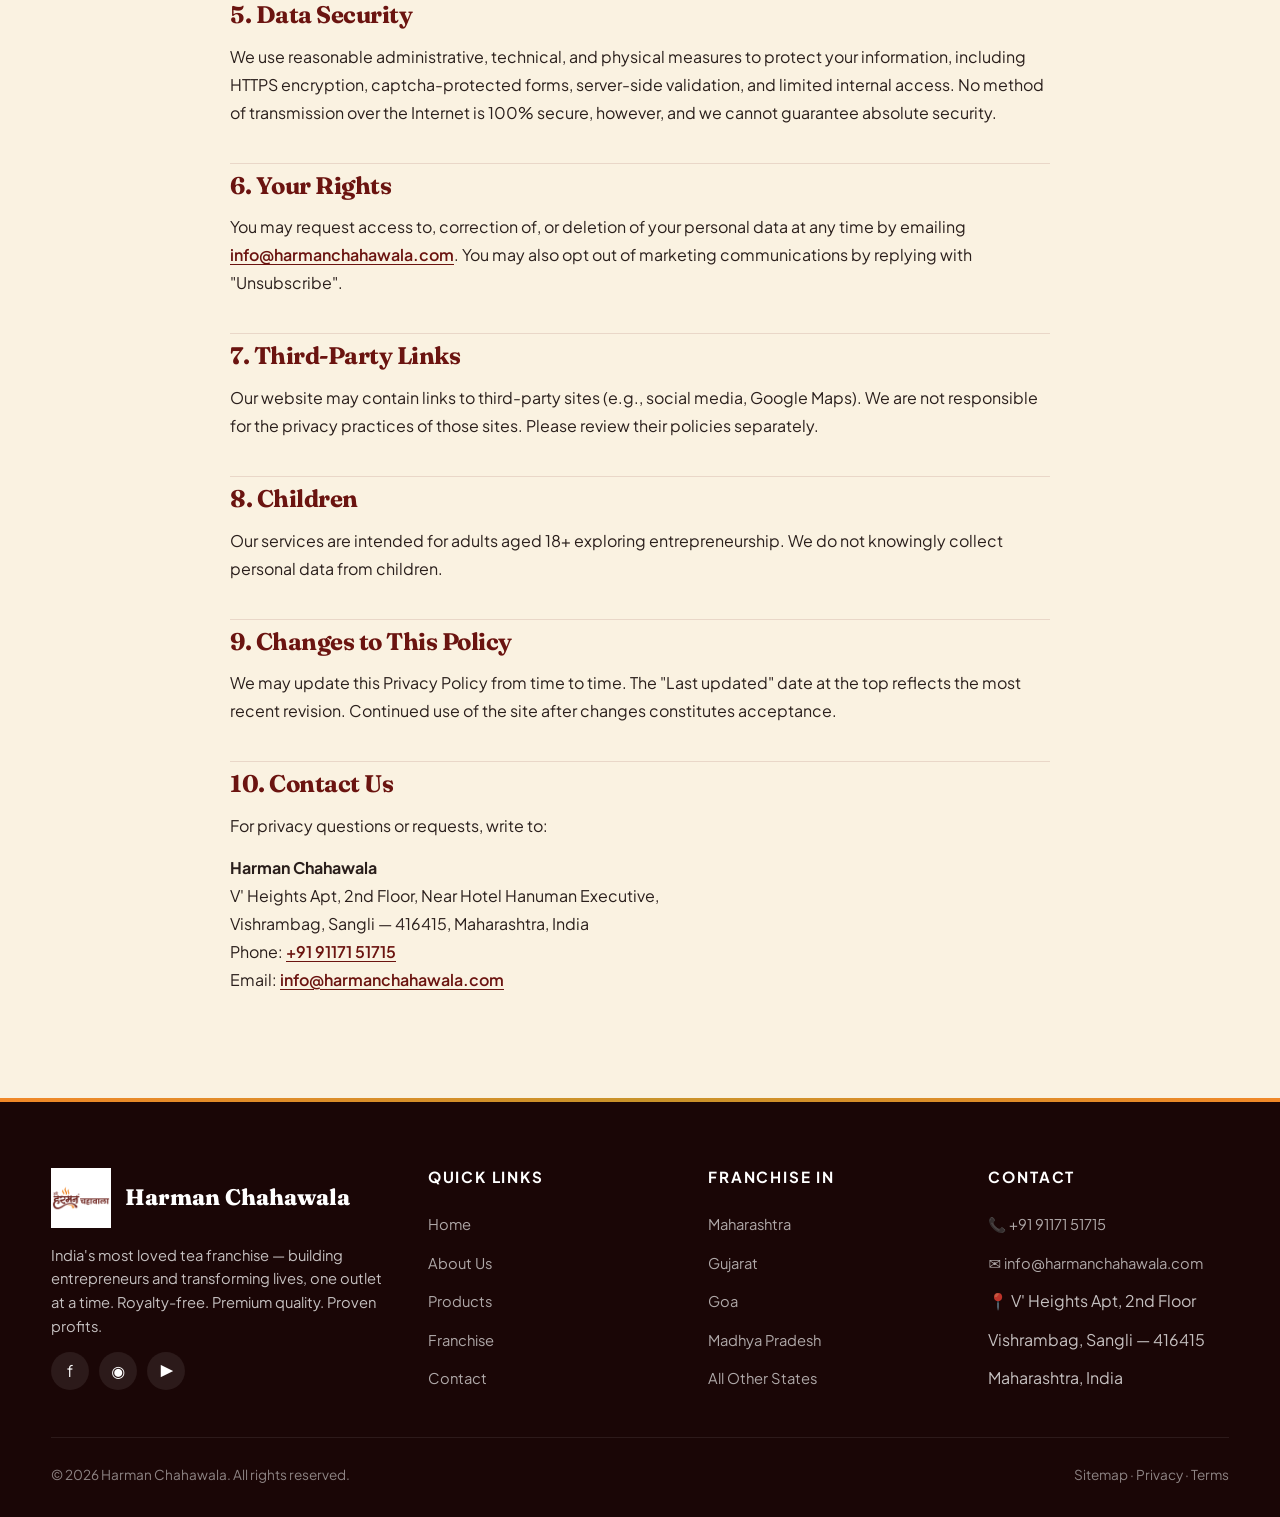
<file: privacy.html>
<!DOCTYPE html>
<html lang="en">

<head>
  
  <!-- Google Tag Manager -->
  <script>(function (w, d, s, l, i) {
      w[l] = w[l] || []; w[l].push({
        'gtm.start':
          new Date().getTime(), event: 'gtm.js'
      }); var f = d.getElementsByTagName(s)[0],
        j = d.createElement(s), dl = l != 'dataLayer' ? '&l=' + l : ''; j.async = true; j.src =
          'https://www.googletagmanager.com/gtm.js?id=' + i + dl; f.parentNode.insertBefore(j, f);
    })(window, document, 'script', 'dataLayer', 'GTM-PV2822QD');</script>
  <!-- End Google Tag Manager -->

  <meta charset="UTF-8">
  <meta name="viewport" content="width=device-width, initial-scale=1.0">

  <title>Privacy Policy — Harman Chahawala</title>
  <link rel="icon" type="image/png" href="images/favicon.png">
  <link rel="apple-touch-icon" href="images/favicon.png">
  <meta name="description"
    content="Privacy policy of Harman Chahawala — how we collect, use, and protect personal information of our franchise enquirers and website visitors.">
  <meta name="robots" content="index, follow">
  <link rel="canonical" href="https://www.harmanchahawala.com/privacy.html">

  <meta property="og:type" content="website">
  <meta property="og:title" content="Privacy Policy — Harman Chahawala">
  <meta property="og:description" content="How Harman Chahawala collects, uses and protects your personal information.">
  <meta property="og:url" content="https://www.harmanchahawala.com/privacy.html">

  <link rel="icon" type="image/png" href="images/logo.png">
  <link rel="apple-touch-icon" href="images/logo.png">
  <link rel="preconnect" href="https://fonts.googleapis.com">
  <link rel="preconnect" href="https://fonts.gstatic.com" crossorigin>
  <link rel="stylesheet" href="css/style.css">

  <script type="application/ld+json">
{
  "@context": "https://schema.org",
  "@type": "BreadcrumbList",
  "itemListElement": [
    {"@type":"ListItem","position":1,"name":"Home","item":"https://www.harmanchahawala.com/"},
    {"@type":"ListItem","position":2,"name":"Privacy Policy","item":"https://www.harmanchahawala.com/privacy.html"}
  ]
}
</script>
</head>

<body>
    <!-- Google Tag Manager (noscript) -->
  <noscript><iframe src="https://www.googletagmanager.com/ns.html?id=GTM-PV2822QD" height="0" width="0"
      style="display:none;visibility:hidden"></iframe></noscript>
  <!-- End Google Tag Manager (noscript) -->
  <a href="#main" class="skip-link">Skip to main content</a>

  <div class="topbar">
    <div class="container">
      <div class="left">
        <span>📍 Sangli, Maharashtra</span>
        <a href="mailto:info@harmanchahawala.com">✉ info@harmanchahawala.com</a>
      </div>
      <div class="right">
        <a href="tel:+919117151715"><strong>📞 +91 91171 51715</strong></a>
      </div>
    </div>
  </div>

  <header class="header">
    <div class="container">
      <nav class="nav" aria-label="Primary">
        <a class="brand" href="index.html"><img src="images/512x512_logo harmanpng.png" class="logo"
            alt="Harman Chahawala logo" width="56" height="56">
        </a>
        <ul class="menu" id="primaryMenu">
          <li><a href="index.html">Home</a></li>
          <li><a href="about.html">About</a></li>
          <li><a href="products.html">Products</a></li>
          <li><a href="franchise.html">Franchise</a></li>
          <li><a href="contact.html">Contact</a></li>
          <li><a href="contact.html" class="btn btn-primary">Apply Now</a></li>
        </ul>
        <button class="menu-toggle" aria-label="Toggle menu" aria-expanded="false" aria-controls="primaryMenu">
          <span></span><span></span><span></span>
        </button>
      </nav>
    </div>
  </header>

  <main id="main">

    <section class="page-hero">
      <div class="container">
        <h1>Privacy Policy</h1>
        <p>Last updated: 29 April 2026</p>
      </div>
    </section>

    <section class="section">
      <div class="container narrow">
        <div class="legal-content">
          <p>Harman Chahawala ("we", "our", "us") respects your privacy. This Privacy Policy explains how we collect,
            use, share, and protect personal information when you visit www.harmanchahawala.com or submit a franchise
            enquiry to us.</p>

          <h2>1. Information We Collect</h2>
          <p>When you submit our enquiry form or contact us, we may collect:</p>
          <ul>
            <li>Full name</li>
            <li>Phone number</li>
            <li>Email address</li>
            <li>City and state of interest</li>
            <li>Investment range and franchise model preference</li>
            <li>Message or additional notes you provide</li>
          </ul>
          <p>We may also automatically collect non-personal data such as browser type, device information, IP address
            (in anonymised form), and pages visited, via standard server logs and basic analytics.</p>

          <h2>2. How We Use Your Information</h2>
          <ul>
            <li>To respond to your franchise enquiry and share business proposal documents</li>
            <li>To verify your eligibility for a Harman Chahawala franchise</li>
            <li>To send updates, offers, and information about our brand and outlets</li>
            <li>To improve our website, products, and franchise programs</li>
            <li>To comply with applicable laws and prevent fraud or misuse</li>
          </ul>

          <h2>3. Information Sharing</h2>
          <p>We do not sell or rent your personal information. We may share data only with:</p>
          <ul>
            <li>Authorised team members handling franchise enquiries</li>
            <li>Service providers (e.g., email delivery, hosting) bound by confidentiality</li>
            <li>Government authorities when required by law</li>
          </ul>

          <h2>4. Cookies</h2>
          <p>Our site may use small cookie files to remember preferences and gather aggregate visitor analytics. You can
            disable cookies in your browser settings; some functionality may be reduced.</p>

          <h2>5. Data Security</h2>
          <p>We use reasonable administrative, technical, and physical measures to protect your information, including
            HTTPS encryption, captcha-protected forms, server-side validation, and limited internal access. No method of
            transmission over the Internet is 100% secure, however, and we cannot guarantee absolute security.</p>

          <h2>6. Your Rights</h2>
          <p>You may request access to, correction of, or deletion of your personal data at any time by emailing <a
              href="mailto:info@harmanchahawala.com">info@harmanchahawala.com</a>. You may also opt out of marketing
            communications by replying with "Unsubscribe".</p>

          <h2>7. Third-Party Links</h2>
          <p>Our website may contain links to third-party sites (e.g., social media, Google Maps). We are not
            responsible for the privacy practices of those sites. Please review their policies separately.</p>

          <h2>8. Children</h2>
          <p>Our services are intended for adults aged 18+ exploring entrepreneurship. We do not knowingly collect
            personal data from children.</p>

          <h2>9. Changes to This Policy</h2>
          <p>We may update this Privacy Policy from time to time. The "Last updated" date at the top reflects the most
            recent revision. Continued use of the site after changes constitutes acceptance.</p>

          <h2>10. Contact Us</h2>
          <p>For privacy questions or requests, write to:</p>
          <p>
            <strong>Harman Chahawala</strong><br>
            V' Heights Apt, 2nd Floor, Near Hotel Hanuman Executive,<br>
            Vishrambag, Sangli — 416415, Maharashtra, India<br>
            Phone: <a href="tel:+919117151715">+91 91171 51715</a><br>
            Email: <a href="mailto:info@harmanchahawala.com">info@harmanchahawala.com</a>
          </p>
        </div>
      </div>
    </section>

  </main>

  <footer class="footer">
    <div class="container">
      <div class="footer-grid">
        <div>
          <div class="footer-brand"><img src="images/512x512_logo harmanpng.png" class="footer-logo"" alt=" Harman
              Chahawala logo">
            <div class="footer-name">Harman Chahawala</div>
          </div>
          <p style="font-size:.92rem; line-height:1.6;">India's most loved tea franchise — building entrepreneurs and
            transforming lives, one outlet at a time. Royalty-free. Premium quality. Proven profits.</p>
          <div class="social-links" aria-label="Social media">
            <a href="https://www.facebook.com/harmanchahawala" aria-label="Facebook" rel="noopener">f</a>
            <a href="https://www.instagram.com/harmanchahawala" aria-label="Instagram" rel="noopener">◉</a>
            <a href="https://www.youtube.com/@harmanchahawala" aria-label="YouTube" rel="noopener">▶</a>
          </div>
        </div>
        <div>
          <h4>Quick Links</h4>
          <ul>
            <li><a href="index.html">Home</a></li>
            <li><a href="about.html">About Us</a></li>
            <li><a href="products.html">Products</a></li>
            <li><a href="franchise.html">Franchise</a></li>
            <li><a href="contact.html">Contact</a></li>
          </ul>
        </div>
        <div>
          <h4>Franchise In</h4>
          <ul>
            <li><a href="franchise.html">Maharashtra</a></li>
            <li><a href="franchise.html">Gujarat</a></li>
            <li><a href="franchise.html">Goa</a></li>
            <li><a href="franchise.html">Madhya Pradesh</a></li>
            <li><a href="contact.html">All Other States</a></li>
          </ul>
        </div>
        <div>
          <h4>Contact</h4>
          <ul>
            <li><a href="tel:+919117151715">📞 +91 91171 51715</a></li>
            <li><a href="mailto:info@harmanchahawala.com">✉ info@harmanchahawala.com</a></li>
            <li>📍 V' Heights Apt, 2nd Floor</li>
            <li>Vishrambag, Sangli — 416415</li>
            <li>Maharashtra, India</li>
          </ul>
        </div>
      </div>
      <div class="footer-bottom">
        <div>© <span id="year"></span> Harman Chahawala. All rights reserved.</div>
        <div><a href="sitemap.xml">Sitemap</a> · <a href="privacy.html">Privacy</a> · <a href="terms.html">Terms</a>
        </div>
      </div>
    </div>
  </footer>

  <script src="js/main.js"></script>
</body>

</html>
</file>
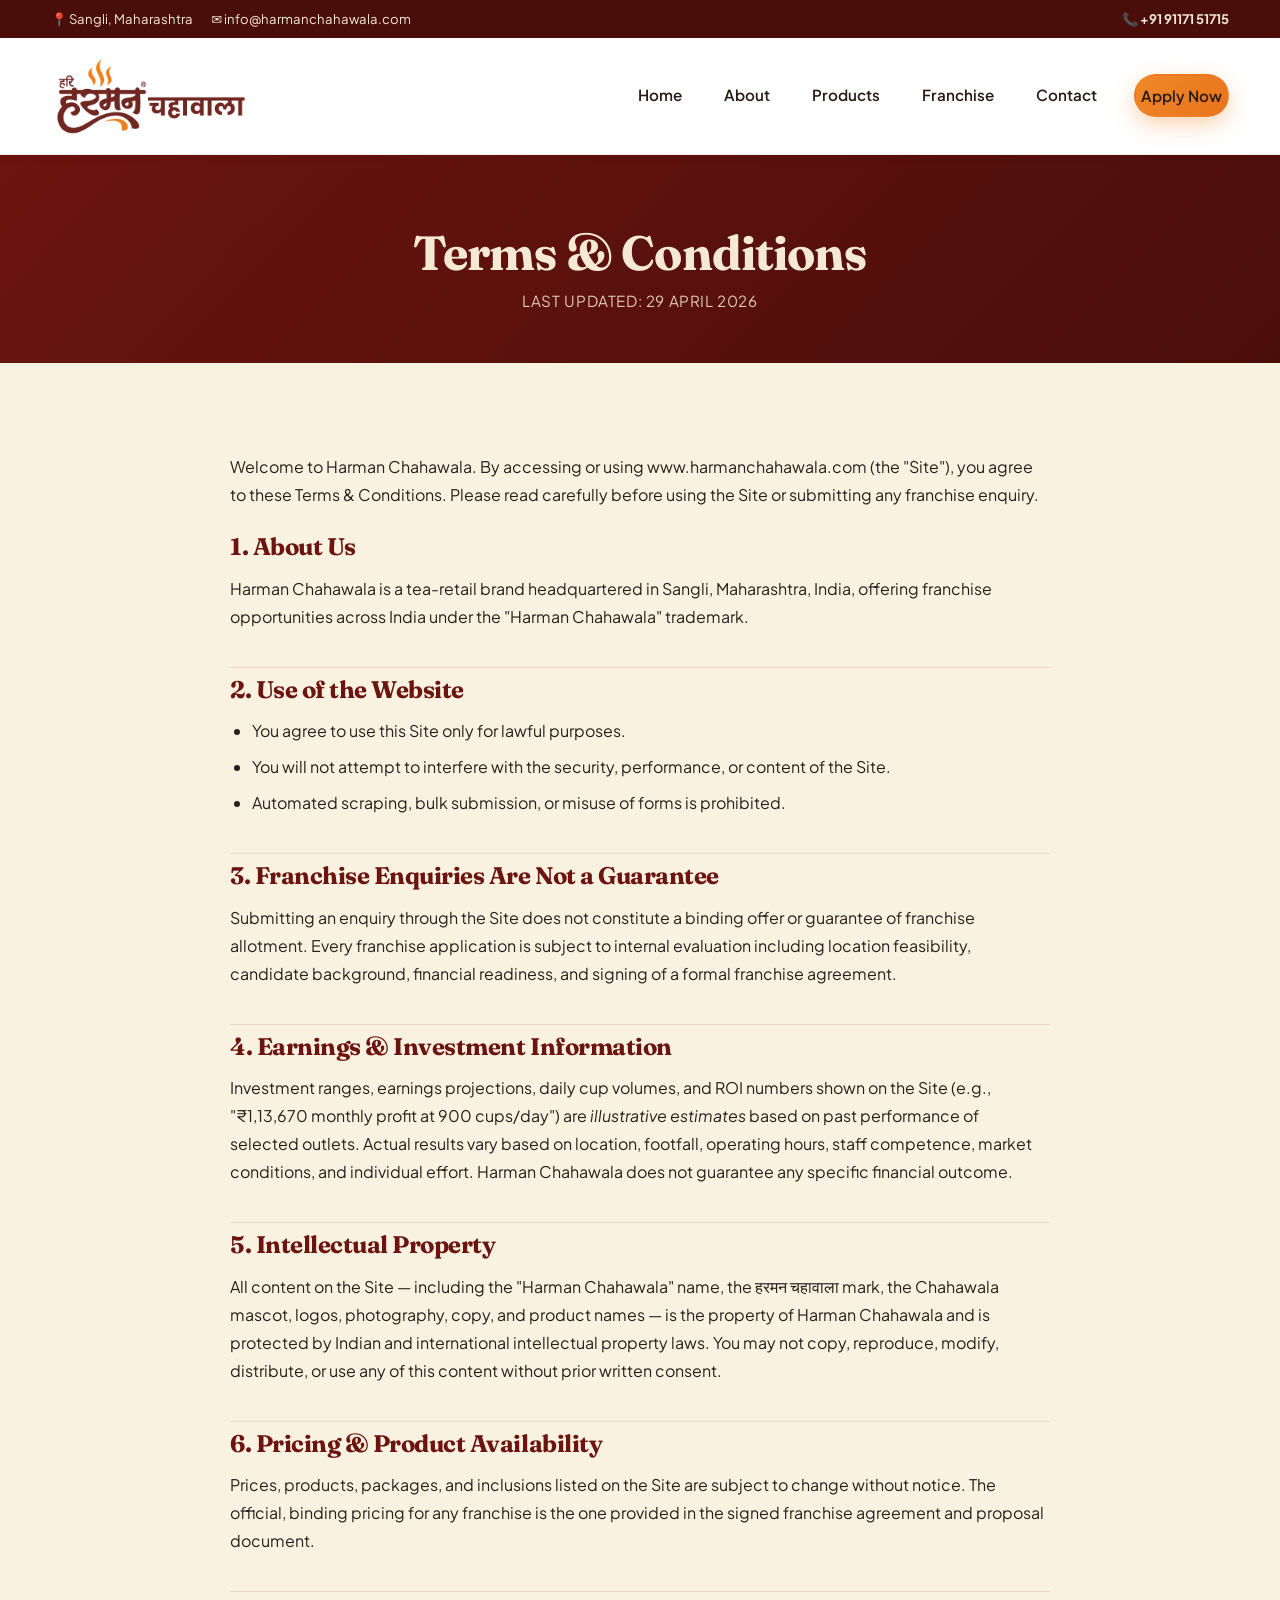
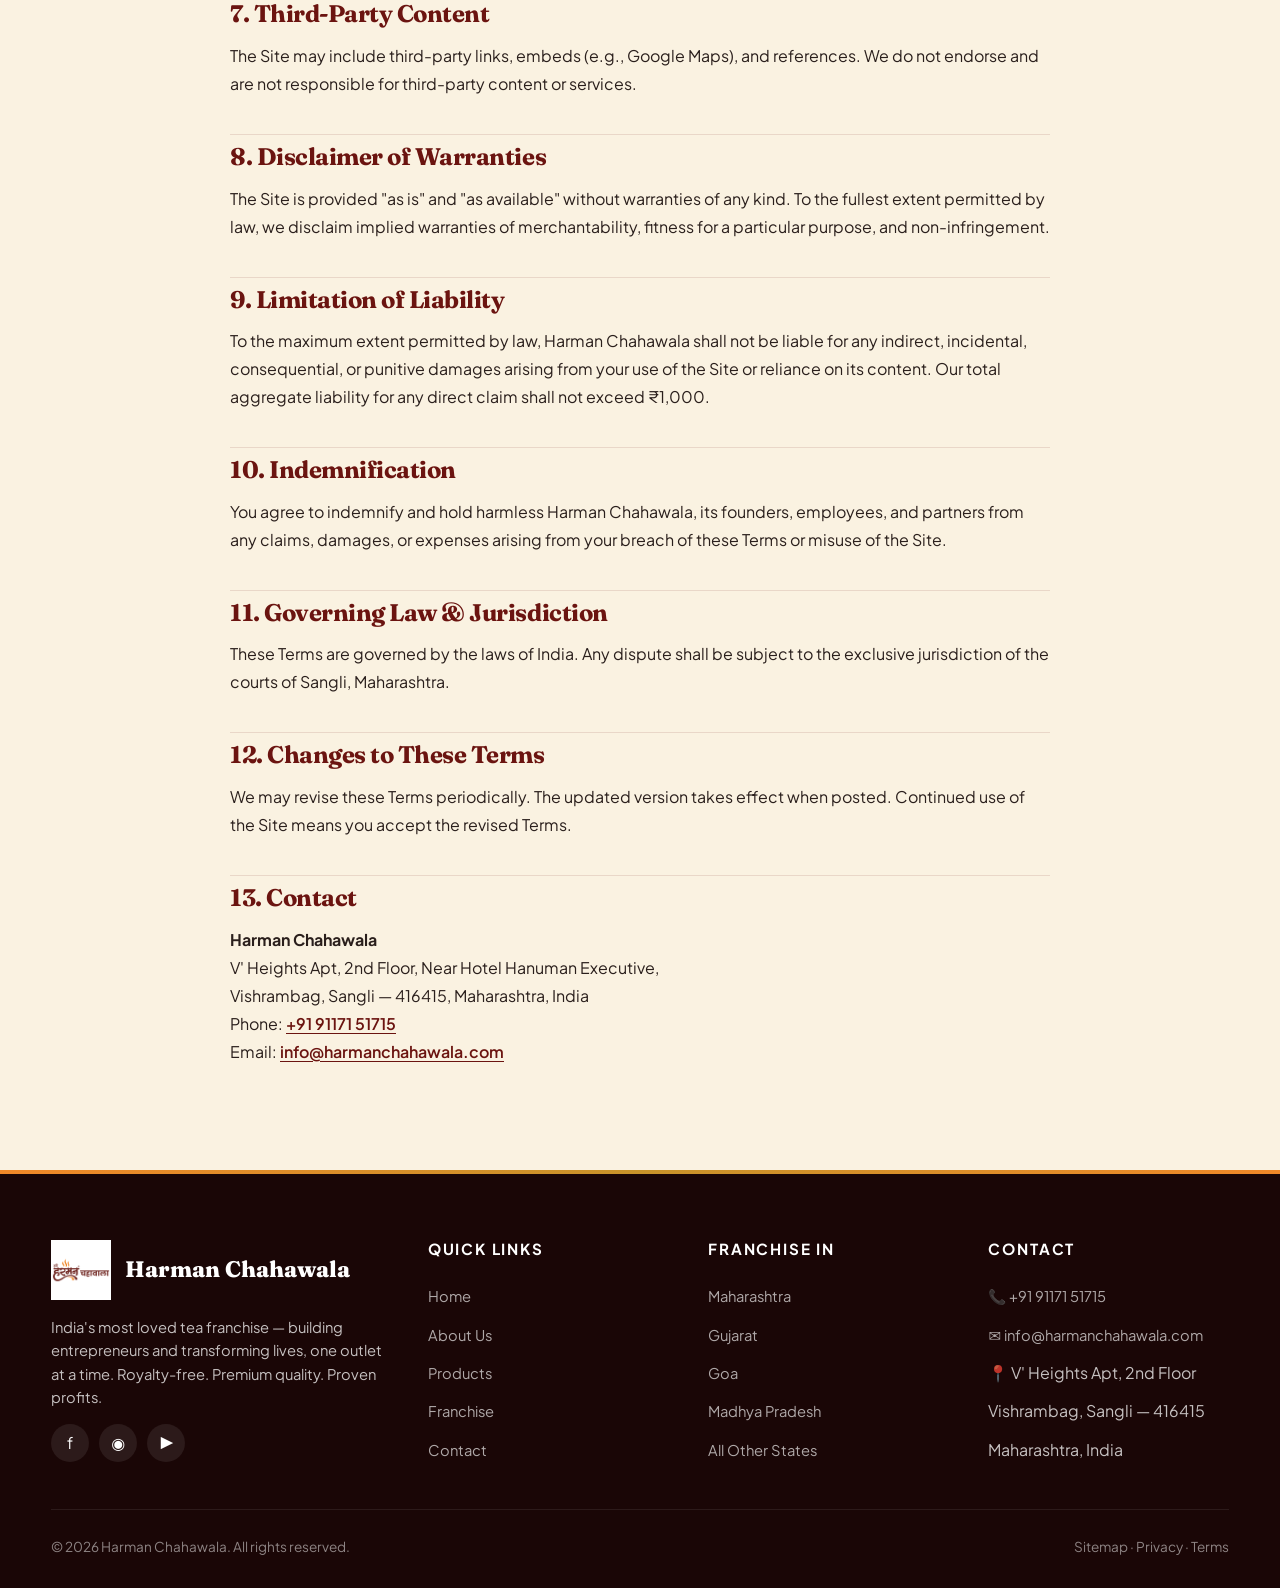
<file: terms.html>
<!DOCTYPE html>
<html lang="en">

<head>
  
  <!-- Google Tag Manager -->
  <script>(function (w, d, s, l, i) {
      w[l] = w[l] || []; w[l].push({
        'gtm.start':
          new Date().getTime(), event: 'gtm.js'
      }); var f = d.getElementsByTagName(s)[0],
        j = d.createElement(s), dl = l != 'dataLayer' ? '&l=' + l : ''; j.async = true; j.src =
          'https://www.googletagmanager.com/gtm.js?id=' + i + dl; f.parentNode.insertBefore(j, f);
    })(window, document, 'script', 'dataLayer', 'GTM-PV2822QD');</script>
  <!-- End Google Tag Manager -->

  <meta charset="UTF-8">
  <meta name="viewport" content="width=device-width, initial-scale=1.0">

  <title>Terms &amp; Conditions — Harman Chahawala</title>
  <link rel="icon" type="image/png" href="images/favicon.png">
  <link rel="apple-touch-icon" href="images/favicon.png">
  <meta name="description"
    content="Terms and conditions governing the use of www.harmanchahawala.com and the Harman Chahawala franchise enquiry process.">
  <meta name="robots" content="index, follow">
  <link rel="canonical" href="https://www.harmanchahawala.com/terms.html">

  <meta property="og:type" content="website">
  <meta property="og:title" content="Terms &amp; Conditions — Harman Chahawala">
  <meta property="og:description"
    content="Terms governing use of the Harman Chahawala website and franchise enquiry process.">
  <meta property="og:url" content="https://www.harmanchahawala.com/terms.html">

  <link rel="icon" type="image/png" href="images/logo.png">
  <link rel="apple-touch-icon" href="images/logo.png">
  <link rel="preconnect" href="https://fonts.googleapis.com">
  <link rel="preconnect" href="https://fonts.gstatic.com" crossorigin>
  <link rel="stylesheet" href="css/style.css">

  <script type="application/ld+json">
{
  "@context": "https://schema.org",
  "@type": "BreadcrumbList",
  "itemListElement": [
    {"@type":"ListItem","position":1,"name":"Home","item":"https://www.harmanchahawala.com/"},
    {"@type":"ListItem","position":2,"name":"Terms & Conditions","item":"https://www.harmanchahawala.com/terms.html"}
  ]
}
</script>
</head>

<body>
    <!-- Google Tag Manager (noscript) -->
  <noscript><iframe src="https://www.googletagmanager.com/ns.html?id=GTM-PV2822QD" height="0" width="0"
      style="display:none;visibility:hidden"></iframe></noscript>
  <!-- End Google Tag Manager (noscript) -->
  <a href="#main" class="skip-link">Skip to main content</a>

  <div class="topbar">
    <div class="container">
      <div class="left">
        <span>📍 Sangli, Maharashtra</span>
        <a href="mailto:info@harmanchahawala.com">✉ info@harmanchahawala.com</a>
      </div>
      <div class="right">
        <a href="tel:+919117151715"><strong>📞 +91 91171 51715</strong></a>
      </div>
    </div>
  </div>

  <header class="header">
    <div class="container">
      <nav class="nav" aria-label="Primary">
        <a class="brand" href="index.html"><img src="images/512x512_logo harmanpng.png" class="logo"
            alt="Harman Chahawala logo" width="56" height="56">
        </a>
        <ul class="menu" id="primaryMenu">
          <li><a href="index.html">Home</a></li>
          <li><a href="about.html">About</a></li>
          <li><a href="products.html">Products</a></li>
          <li><a href="franchise.html">Franchise</a></li>
          <li><a href="contact.html">Contact</a></li>
          <li><a href="contact.html" class="btn btn-primary">Apply Now</a></li>
        </ul>
        <button class="menu-toggle" aria-label="Toggle menu" aria-expanded="false" aria-controls="primaryMenu">
          <span></span><span></span><span></span>
        </button>
      </nav>
    </div>
  </header>

  <main id="main">

    <section class="page-hero">
      <div class="container">
        <h1>Terms &amp; Conditions</h1>
        <p>Last updated: 29 April 2026</p>
      </div>
    </section>

    <section class="section">
      <div class="container narrow">
        <div class="legal-content">
          <p>Welcome to Harman Chahawala. By accessing or using www.harmanchahawala.com (the "Site"), you agree to these
            Terms &amp; Conditions. Please read carefully before using the Site or submitting any franchise enquiry.</p>

          <h2>1. About Us</h2>
          <p>Harman Chahawala is a tea-retail brand headquartered in Sangli, Maharashtra, India, offering franchise
            opportunities across India under the "Harman Chahawala" trademark.</p>

          <h2>2. Use of the Website</h2>
          <ul>
            <li>You agree to use this Site only for lawful purposes.</li>
            <li>You will not attempt to interfere with the security, performance, or content of the Site.</li>
            <li>Automated scraping, bulk submission, or misuse of forms is prohibited.</li>
          </ul>

          <h2>3. Franchise Enquiries Are Not a Guarantee</h2>
          <p>Submitting an enquiry through the Site does not constitute a binding offer or guarantee of franchise
            allotment. Every franchise application is subject to internal evaluation including location feasibility,
            candidate background, financial readiness, and signing of a formal franchise agreement.</p>

          <h2>4. Earnings &amp; Investment Information</h2>
          <p>Investment ranges, earnings projections, daily cup volumes, and ROI numbers shown on the Site (e.g.,
            "₹1,13,670 monthly profit at 900 cups/day") are <em>illustrative estimates</em> based on past performance of
            selected outlets. Actual results vary based on location, footfall, operating hours, staff competence, market
            conditions, and individual effort. Harman Chahawala does not guarantee any specific financial outcome.</p>

          <h2>5. Intellectual Property</h2>
          <p>All content on the Site — including the "Harman Chahawala" name, the हरमन चहावाला mark, the Chahawala
            mascot, logos, photography, copy, and product names — is the property of Harman Chahawala and is protected
            by Indian and international intellectual property laws. You may not copy, reproduce, modify, distribute, or
            use any of this content without prior written consent.</p>

          <h2>6. Pricing &amp; Product Availability</h2>
          <p>Prices, products, packages, and inclusions listed on the Site are subject to change without notice. The
            official, binding pricing for any franchise is the one provided in the signed franchise agreement and
            proposal document.</p>

          <h2>7. Third-Party Content</h2>
          <p>The Site may include third-party links, embeds (e.g., Google Maps), and references. We do not endorse and
            are not responsible for third-party content or services.</p>

          <h2>8. Disclaimer of Warranties</h2>
          <p>The Site is provided "as is" and "as available" without warranties of any kind. To the fullest extent
            permitted by law, we disclaim implied warranties of merchantability, fitness for a particular purpose, and
            non-infringement.</p>

          <h2>9. Limitation of Liability</h2>
          <p>To the maximum extent permitted by law, Harman Chahawala shall not be liable for any indirect, incidental,
            consequential, or punitive damages arising from your use of the Site or reliance on its content. Our total
            aggregate liability for any direct claim shall not exceed ₹1,000.</p>

          <h2>10. Indemnification</h2>
          <p>You agree to indemnify and hold harmless Harman Chahawala, its founders, employees, and partners from any
            claims, damages, or expenses arising from your breach of these Terms or misuse of the Site.</p>

          <h2>11. Governing Law &amp; Jurisdiction</h2>
          <p>These Terms are governed by the laws of India. Any dispute shall be subject to the exclusive jurisdiction
            of the courts of Sangli, Maharashtra.</p>

          <h2>12. Changes to These Terms</h2>
          <p>We may revise these Terms periodically. The updated version takes effect when posted. Continued use of the
            Site means you accept the revised Terms.</p>

          <h2>13. Contact</h2>
          <p>
            <strong>Harman Chahawala</strong><br>
            V' Heights Apt, 2nd Floor, Near Hotel Hanuman Executive,<br>
            Vishrambag, Sangli — 416415, Maharashtra, India<br>
            Phone: <a href="tel:+919117151715">+91 91171 51715</a><br>
            Email: <a href="mailto:info@harmanchahawala.com">info@harmanchahawala.com</a>
          </p>
        </div>
      </div>
    </section>

  </main>

  <footer class="footer">
    <div class="container">
      <div class="footer-grid">
        <div>
          <div class="footer-brand"><img src="images/512x512_logo harmanpng.png" class="footer-logo"" alt=" Harman
              Chahawala logo">
            <div class="footer-name">Harman Chahawala</div>
          </div>
          <p style="font-size:.92rem; line-height:1.6;">India's most loved tea franchise — building entrepreneurs and
            transforming lives, one outlet at a time. Royalty-free. Premium quality. Proven profits.</p>
          <div class="social-links" aria-label="Social media">
            <a href="https://www.facebook.com/harmanchahawala" aria-label="Facebook" rel="noopener">f</a>
            <a href="https://www.instagram.com/harmanchahawala" aria-label="Instagram" rel="noopener">◉</a>
            <a href="https://www.youtube.com/@harmanchahawala" aria-label="YouTube" rel="noopener">▶</a>
          </div>
        </div>
        <div>
          <h4>Quick Links</h4>
          <ul>
            <li><a href="index.html">Home</a></li>
            <li><a href="about.html">About Us</a></li>
            <li><a href="products.html">Products</a></li>
            <li><a href="franchise.html">Franchise</a></li>
            <li><a href="contact.html">Contact</a></li>
          </ul>
        </div>
        <div>
          <h4>Franchise In</h4>
          <ul>
            <li><a href="franchise.html">Maharashtra</a></li>
            <li><a href="franchise.html">Gujarat</a></li>
            <li><a href="franchise.html">Goa</a></li>
            <li><a href="franchise.html">Madhya Pradesh</a></li>
            <li><a href="contact.html">All Other States</a></li>
          </ul>
        </div>
        <div>
          <h4>Contact</h4>
          <ul>
            <li><a href="tel:+919117151715">📞 +91 91171 51715</a></li>
            <li><a href="mailto:info@harmanchahawala.com">✉ info@harmanchahawala.com</a></li>
            <li>📍 V' Heights Apt, 2nd Floor</li>
            <li>Vishrambag, Sangli — 416415</li>
            <li>Maharashtra, India</li>
          </ul>
        </div>
      </div>
      <div class="footer-bottom">
        <div>© <span id="year"></span> Harman Chahawala. All rights reserved.</div>
        <div><a href="sitemap.xml">Sitemap</a> · <a href="privacy.html">Privacy</a> · <a href="terms.html">Terms</a>
        </div>
      </div>
    </div>
  </footer>

  <script src="js/main.js"></script>
</body>

</html>
</file>
<file: css/style.css>
/* ===================================================
   HARMAN CHAHAWALA — Brand Stylesheet
   Colors derived from brand: Deep Maroon, Warm Cream,
   Saffron Orange, Tea Brown
   =================================================== */

@import url('https://fonts.googleapis.com/css2?family=Fraunces:ital,opsz,wght@0,9..144,400;0,9..144,600;0,9..144,700;0,9..144,900;1,9..144,400&family=Plus+Jakarta+Sans:wght@300;400;500;600;700;800&display=swap');

:root {
  --maroon: #6b1410;
  --maroon-dark: #4a0e0a;
  --maroon-light: #8a1c17;
  --cream: #f5e9d3;
  --cream-light: #faf2e1;
  --saffron: #f08828;
  --saffron-light: #ff9d3f;
  --tea-brown: #8b5a2b;
  --gold: #c8932a;
  --ink: #2a1a14;
  --soft-ink: #5a4a3e;
  --white: #ffffff;
  --shadow-sm: 0 2px 8px rgba(74,14,10,0.08);
  --shadow-md: 0 8px 24px rgba(74,14,10,0.12);
  --shadow-lg: 0 18px 50px rgba(74,14,10,0.18);
  --display: 'Fraunces', Georgia, serif;
  --body: 'Plus Jakarta Sans', system-ui, -apple-system, sans-serif;
  --container: 1240px;
  --radius: 14px;
  --radius-lg: 22px;
}

* { box-sizing: border-box; margin: 0; padding: 0; }

html { scroll-behavior: smooth; -webkit-text-size-adjust: 100%; }

body {
  font-family: var(--body);
  background: var(--cream-light);
  color: var(--ink);
  line-height: 1.65;
  font-size: 16px;
  overflow-x: hidden;
  -webkit-font-smoothing: antialiased;
}

img { max-width: 100%; height: auto; display: block; }

a { color: inherit; text-decoration: none; transition: color .25s ease; }
a:hover { color: var(--saffron); }

.container { width: min(var(--container), 92%); margin: 0 auto; }

h1, h2,h3, h4, h5 {
  font-family: var(--display);
  font-weight: 700;
  letter-spacing: -.02em;
  color: var(--maroon-dark);
  line-height: 1.15;
}

h1 { font-size: clamp(2rem, 5.5vw, 3.6rem); }
h2 {
   font-size: clamp(1.7rem, 4vw, 2.6rem); }
h3 { font-size: clamp(1.25rem, 2.4vw, 1.6rem); }

.section-eyebrow {
  display: inline-block;
  font-family: var(--body);
  font-weight: 600;
  text-transform: uppercase;
  letter-spacing: .22em;
  font-size: .78rem;
  color: var(--saffron);
  padding: 6px 14px;
  border: 1px solid rgba(240,136,40,.35);
  border-radius: 30px;
  margin-bottom: 18px;
}

.section { padding: 90px 0; position: relative; }
.section-tight { padding: 60px 0; }

/* ============== TOP BAR ============== */
.topbar {
  background: var(--maroon-dark);
  color: var(--cream);
  font-size: .82rem;
  padding: 8px 0;
}
.topbar .container {
  display: flex; justify-content: space-between; align-items: center; flex-wrap: wrap; gap: 8px;
}
.topbar a { color: var(--cream); }
.topbar a:hover { color: var(--saffron-light); }
.topbar .left { display: flex; gap: 18px; flex-wrap: wrap; }

/* ============== HEADER / NAV ============== */
.header {
  background: var(--white);
  position: sticky; top: 0; z-index: 100;
  box-shadow: var(--shadow-sm);
  border-bottom: 1px solid rgba(107,20,16,.08);
}
.brand {
    display: flex;
    align-items: center;
    gap: 0;
}

.logo {
    width: 200px;
    height: auto;
    display: block;
     margin: -50px 0;
}

@media (max-width: 767px) {
    .logo {
        width: 140px;
        margin: -25px 0;
    }
}

.nav {
    display: flex;
    align-items: center;
    justify-content: space-between;
    padding: 8px 0;
    gap: 18px;
}

.menu {
  display: flex; gap: 32px; list-style: none; align-items: center;
}
.menu a {
  font-weight: 600; font-size: .95rem; color: var(--ink);
  position: relative; padding: 7px 5px;
}
.menu a::after {
  content: ''; position: absolute; left: 0; bottom: 0;
  width: 0; height: 2px; background: var(--saffron);
  transition: width .3s ease;
}
.menu a:hover::after, .menu a.active::after { width: 100%; }
.menu a.active { color: var(--maroon); }

.btn {
  display: inline-flex; align-items: center; gap: 10px;
  padding: 13px 26px; border-radius: 999px;
  font-weight: 700; font-size: .95rem; cursor: pointer;
  transition: all .3s cubic-bezier(.2,.7,.3,1);
  border: 2px solid transparent; text-align: center;
  font-family: var(--body);
}
.btn-primary {
  background: linear-gradient(135deg, var(--saffron) 0%, #e8731c 100%);
  color: white;
  box-shadow: 0 8px 22px rgba(240,136,40,.35);
}
.btn-primary:hover { transform: translateY(-2px); box-shadow: 0 12px 30px rgba(240,136,40,.5); color: white; }
.btn-outline {
  background: transparent; color: var(--maroon); border-color: var(--maroon);
}
.btn-outline:hover { background: var(--maroon); color: white; }
.btn-light {
  background: white; color: var(--maroon-dark);
}
.btn-light:hover { background: var(--saffron); color: white; transform: translateY(-2px); }

.menu-toggle {
  display: none; background: none; border: none; cursor: pointer;
  width: 44px; height: 44px; position: relative;
}
.menu-toggle span {
  display: block; position: absolute; left: 10px; right: 10px; height: 3px;
  background: var(--maroon-dark); border-radius: 2px; transition: all .3s ease;
}
.menu-toggle span:nth-child(1) { top: 14px; }
.menu-toggle span:nth-child(2) { top: 21px; }
.menu-toggle span:nth-child(3) { top: 28px; }
.menu-toggle.open span:nth-child(1) { top: 21px; transform: rotate(45deg); }
.menu-toggle.open span:nth-child(2) { opacity: 0; }
.menu-toggle.open span:nth-child(3) { top: 21px; transform: rotate(-45deg); }

/* ============== HERO ============== */
.hero {
  background: var(--maroon-dark);
  background-image:
    radial-gradient(circle at 80% 20%, rgba(240,136,40,.18), transparent 50%),
    radial-gradient(circle at 10% 90%, rgba(200,147,42,.12), transparent 45%),
    linear-gradient(180deg, var(--maroon-dark) 0%, var(--maroon) 100%);
  color: var(--cream-light);
  padding: 80px 0 100px;
  position: relative;
  overflow: hidden;
}
.hero::before {
  content: ''; position: absolute; inset: 0;
  background-image: url("data:image/svg+xml,%3Csvg xmlns='http://www.w3.org/2000/svg' width='60' height='60' viewBox='0 0 60 60'%3E%3Cpath fill='%23f08828' fill-opacity='0.05' d='M30 5c-2 8-8 14-16 16 8 2 14 8 16 16 2-8 8-14 16-16-8-2-14-8-16-16z'/%3E%3C/svg%3E");
  opacity: .8;
}
.hero .container { position: relative; z-index: 2; }
.hero-grid {
  display: grid; grid-template-columns: 1.15fr .85fr; gap: 60px; align-items: center;
}
.hero h1 {
  color: white; font-size: clamp(2.2rem, 5vw, 4rem);
  margin-bottom: 22px;
}
.hero h1 .accent {
  color: var(--saffron-light);
  font-style: italic;
  display: inline-block;
}
.hero p.lead {
  font-size: 1.15rem; color: rgba(255,255,255,.85);
  margin-bottom: 30px; max-width: 540px;
}
.hero-stats {
  display: grid; grid-template-columns: repeat(3, 1fr); gap: 18px;
  margin-top: 36px; padding-top: 30px;
  border-top: 1px solid rgba(255,255,255,.15);
}
.hero-stat .num {
  font-family: var(--display); font-weight: 800;
  font-size: 1.9rem; color: var(--saffron-light);
  display: block; line-height: 1;
}
.hero-stat .label { font-size: .85rem; color: rgba(255,255,255,.7); margin-top: 6px; }

.hero-visual { position: relative; height: 560px; }
.hero-mascot {
  position: absolute; right: -30px; bottom: 0; height: 100%; max-height: 600px;
  /* object-fit:cover; */
  filter: drop-shadow(0 30px 60px rgba(0,0,0,.4));
  border-radius: 2%;
  /* animation: gentle-bob 5s ease-in-out infinite; */
}
@keyframes gentle-bob { 0%,100% { transform: translateY(0); } 50% { transform: translateY(-12px); } }

.hero-cta { display: flex; gap: 14px; flex-wrap: wrap; }

/* Floating tea decor */
.steam {
  position: absolute; width: 6px; height: 60px;
  background: linear-gradient(to top, rgba(255,255,255,.4), transparent);
  border-radius: 50%;
  filter: blur(4px);
  animation: steam 3s ease-in infinite;
}
@keyframes steam {
  0% { opacity: 0; transform: translateY(0) scale(.8); }
  50% { opacity: 1; }
  100% { opacity: 0; transform: translateY(-80px) scale(1.4); }
}

/* ============== SECTIONS ============== */
.section-head { text-align: center; max-width: 720px; margin: 0 auto 60px; }
.section-head p { color: var(--soft-ink); font-size: 1.05rem; margin-top: 14px; }

/* Stats Strip */
.stats-strip {
  background: var(--cream);
  padding: 50px 0;
  border-top: 1px solid rgba(107,20,16,.08);
  border-bottom: 1px solid rgba(107,20,16,.08);
}
.stats-grid {
  display: grid; grid-template-columns: repeat(6, 1fr); gap: 30px;
}
.stat-block { text-align: center; }
.stat-block .num {
  font-family: var(--display); font-weight: 800;
  font-size: clamp(1.6rem, 3vw, 2.4rem); color: var(--maroon);
  line-height: 1;
}
.stat-block .label {
  font-size: .82rem; color: var(--soft-ink);
  margin-top: 8px; font-weight: 500;
}

/* Why Cards */
.why-grid {
  display: grid; grid-template-columns: repeat(3, 1fr); gap: 24px;
}
.why-card {
  background: white; padding: 36px 28px; border-radius: var(--radius-lg);
  box-shadow: var(--shadow-sm); transition: all .35s ease;
  border: 1px solid rgba(107,20,16,.06);
  position: relative;
}
.why-card::before {
  content: ''; position:fixed; top: 0; left: 9px; right: 9px; height: 4px;
  background: linear-gradient(90deg, var(--saffron), var(--gold));
  transform: scaleX(0); transform-origin: left;
  transition: transform .35s ease;
}
.why-card:hover { transform: translateY(-6px); box-shadow: var(--shadow-md); }
.why-card:hover::before { transform: scaleX(1); }
.why-icon {
  font-size: 48px;        /* this controls the size */
  line-height: 1;
  margin-bottom: 20px;
  transition: transform .3s ease;
  display: block;
}
.why-card:hover .why-icon { transform: scale(1.1); }
.why-card h3 { color: var(--maroon-dark); margin-bottom: 10px; font-size: 1.2rem; }
.why-card p { color: var(--soft-ink); font-size: .95rem; }

/* Products Grid */
.products-section { background: var(--cream); }
.products-grid {
  display: grid; grid-template-columns: repeat(4, 1fr); gap: 22px;
}
.product-card {
  background: white; border-radius: var(--radius);
  padding: 28px 20px 20px; text-align: center;
  box-shadow: var(--shadow-sm);
  transition: all .3s ease;
  border: 2px solid transparent;
}
.product-card:hover {
  transform: translateY(-5px); border-color: var(--saffron);
  box-shadow: var(--shadow-md);
}
.product-img {
  width: 140px;
  height: 140px;
  object-fit: contain;
  margin: 0 auto 16px;
  display: block;
  transition: transform .3s ease;
}
.product-card:hover .product-img { transform: scale(1.08); }
.product-card h4 {
  font-family: var(--body); font-weight: 700; color: var(--maroon-dark);
  font-size: 1rem; letter-spacing: .02em;
}

/* Founder Section */
.founder-section {
  background: linear-gradient(135deg, var(--maroon-dark) 0%, var(--maroon) 100%);
  color: white;
  position: relative; overflow: hidden;
}
.founder-section::before {
  content: ''; position: absolute; top: -100px; right: -100px;
  width: 400px; height: 400px; border-radius: 50%;
  background: radial-gradient(circle, rgba(240,136,40,.2), transparent 70%);
}
.founder-grid {
  display: grid; grid-template-columns: .9fr 1.1fr; gap: 60px; align-items: center;
  position: relative; z-index: 1;
}
.founder-image { position: relative; }
.founder-image img {
  border-radius: var(--radius-lg); box-shadow: var(--shadow-lg);
  border: 4px solid rgba(255,255,255,.1);
}
.founder-image::after {
  content: ''; position: absolute; inset: 20px -20px -20px 20px;
  border: 2px solid var(--saffron); border-radius: var(--radius-lg);
  z-index: -1;
}
.founder-content h2 { color: white; }
.founder-content .quote {
  font-family: var(--display); font-style: italic;
  font-size: 1.3rem; line-height: 1.5; color: var(--saffron-light);
  border-left: 3px solid var(--saffron); padding-left: 20px; margin: 24px 0;
}
.founder-content p { color: rgba(255,255,255,.85); margin-bottom: 16px; font-size: 1.02rem; }
/* =========================
   Franchise CTA
========================= */

.franchise-cta{
    background: var(--cream-light);
    position: relative;
    overflow: hidden;
}

.cta-card{
    background: linear-gradient(135deg,#fff 0%,#fff8eb 100%);
    border-radius: var(--radius-lg);
    padding: 60px 50px;
    display: grid;
    grid-template-columns: 1.5fr 1fr;
    gap: 40px;
    align-items: center;
    box-shadow: var(--shadow-lg);
    border: 2px solid rgba(240,136,40,.2);
    position: relative;
    overflow: hidden;
}

.cta-card::before{
    content:'';
    position:absolute;
    top:-50%;
    right:-10%;
    width:500px;
    height:500px;
    background:radial-gradient(circle,rgba(240,136,40,.08),transparent 70%);
}

.cta-card h2{
    color:var(--maroon-dark);
    margin-bottom:16px;
}

.cta-card p{
    color:var(--soft-ink);
    margin-bottom:24px;
    font-size:1.05rem;
}

.cta-list{
    list-style:none;
    margin:24px 0;
}

.cta-list li{
    padding:8px 0 8px 32px;
    position:relative;
    font-weight:500;
    color:var(--ink);
}

.cta-list li::before{
    content:'✓';
    position:absolute;
    left:0;
    top:8px;
    width:22px;
    height:22px;
    border-radius:50%;
    background:var(--saffron);
    color:#fff;
    display:flex;
    justify-content:center;
    align-items:center;
    font-size:.75rem;
    font-weight:700;
}

/* =========================
   Video
========================= */

.cta-visual{
    display:flex;
    justify-content:center;
    align-items:center;
}

.video-link{
    position:relative;
    display:inline-block;
    overflow:hidden;
    border-radius:18px;
}

.video-thumbnail{
    display:block;
    width:100%;
    height:auto;
    border-radius:18px;
    transition:transform .35s ease;
}

.video-thumbnail-large{
    max-width:480px;
}

.video-link:hover .video-thumbnail{
    transform:scale(1.03);
}

.play-button{
    position:absolute;
    top:50%;
    left:50%;
    transform:translate(-50%,-50%);

    width:80px;
    height:80px;

    border-radius:50%;
    background:rgba(255,255,255,.9);

    display:flex;
    justify-content:center;
    align-items:center;

    color:#e62117;
    font-size:42px;
    font-weight:bold;

    box-shadow:0 12px 30px rgba(0,0,0,.25);

    transition:.3s;
    cursor:pointer;
    z-index:10;
}

.video-link:hover .play-button{
    transform:translate(-50%,-50%) scale(1.1);
}

/* Investment Plans */
.plans-grid {
  display: grid; grid-template-columns: 1fr 1fr; gap: 30px;
}
.plans-grid > * { min-width: 0; }
.plan-card {
  background: white; border-radius: var(--radius-lg);
  padding: 40px 36px; box-shadow: var(--shadow-md);
  border: 2px solid rgba(107,20,16,.08);
  position: relative; overflow: hidden;
  transition: all .3s ease;
}
.plan-card.featured {
  background: linear-gradient(180deg, #fff 0%, #fff8eb 100%);
  border-color: var(--saffron);
}
.plan-card.featured::before {
  content: 'RECOMMENDED'; position: absolute; top: 30px; right: -45px;
  background: var(--saffron); color: white;
  padding: 6px 50px; font-size: .7rem; font-weight: 800;
  letter-spacing: .15em; transform: rotate(45deg);
}
.plan-card:hover { transform: translateY(-4px); }
.plan-name {
  font-family: var(--display); font-weight: 800; font-size: 1.5rem;
  color: var(--maroon-dark); margin-bottom: 8px;
}
.plan-tagline { color: var(--saffron); font-weight: 600; font-size: .85rem; text-transform: uppercase; letter-spacing: .15em; margin-bottom: 24px; }
.plan-features { list-style: none; }
.plan-features li {
  padding: 12px 0; border-bottom: 1px dashed rgba(107,20,16,.1);
  display: flex; gap: 12px; align-items: flex-start;
}
.plan-features li::before {
  content: '●'; color: var(--saffron); flex-shrink: 0;
}

/* Profit/Earnings */
.earnings-section { background: var(--cream); }
.earnings-grid {
  display: grid; grid-template-columns: repeat(3, 1fr); gap: 24px;
}
.earnings-grid > * { min-width: 0; }
.earning-card {
  background: white; border-radius: var(--radius-lg);
  padding: 36px 28px; text-align: center;
  box-shadow: var(--shadow-sm);
  border-top: 4px solid var(--saffron);
  transition: transform .3s ease;
}
.earning-card:hover { transform: translateY(-6px); box-shadow: var(--shadow-md); }
.earning-card .cups {
  font-size: .85rem; font-weight: 700; text-transform: uppercase;
  letter-spacing: .15em; color: var(--saffron);
  margin-bottom: 14px;
}
.earning-card .profit {
  font-family: var(--display); font-weight: 800;
  font-size: 2.2rem; color: var(--maroon-dark); line-height: 1;
}
.earning-card .period {
  color: var(--soft-ink); font-size: .9rem; margin-top: 8px;
}
.earning-card .breakdown {
  margin-top: 22px; padding-top: 22px;
  border-top: 1px solid rgba(107,20,16,.1);
  font-size: .85rem; color: var(--soft-ink);
  text-align: left;
}
.earning-card .breakdown div {
  display: flex; justify-content: space-between; padding: 4px 0;
}

/* States Coverage */
.states-section {
  background: linear-gradient(180deg, var(--cream-light) 0%, var(--cream) 100%);
}
.states-grid {
  display: grid; grid-template-columns: repeat(4, 1fr); gap: 18px;
  margin-top: 40px;
}
.state-pill {
  background: white; padding: 24px 20px; border-radius: var(--radius);
  text-align: center; box-shadow: var(--shadow-sm);
  border: 2px solid transparent; transition: all .3s ease;
  cursor: pointer;
}
.state-pill:hover { border-color: var(--saffron); transform: translateY(-3px); }
.state-pill .state-icon {
  width: 50px; height: 50px; margin: 0 auto 12px;
  background: var(--maroon); color: white; border-radius: 50%;
  display: flex; align-items: center; justify-content: center;
  font-weight: 800; font-family: var(--display);
}
.state-pill h4 { color: var(--maroon-dark); font-size: 1rem; font-family: var(--body); font-weight: 700; }
.state-pill p { font-size: .8rem; color: var(--soft-ink); margin-top: 4px; }

/* Testimonial / Quote band */
.quote-band {
  background: var(--maroon-dark); color: white; padding: 70px 0;
  text-align: center; position: relative; overflow: hidden;
}
.quote-band::before {
  content: '"'; position: absolute;
  top: -40px; left: 50%; transform: translateX(-50%);
  font-size: 22rem; color: rgba(240,136,40,.1);
  font-family: var(--display); line-height: 1;
}
.quote-band blockquote {
  font-family: var(--display); font-style: italic;
  font-size: clamp(1.4rem, 2.5vw, 2rem); line-height: 1.4;
  max-width: 800px; margin: 0 auto;
  position: relative; z-index: 1;
  color: var(--cream-light);
}
.quote-band cite {
  display: block; margin-top: 24px; font-style: normal;
  font-family: var(--body); font-size: .9rem;
  text-transform: uppercase; letter-spacing: .2em;
  color: var(--saffron-light);
}

/* ============== FORM ============== */
.form-section {
  background: linear-gradient(180deg, var(--cream-light) 0%, var(--cream) 100%);
}
.form-wrap {
  display: grid; grid-template-columns: .9fr 1.1fr; gap: 50px;
  background: white; border-radius: var(--radius-lg);
  overflow: hidden; box-shadow: var(--shadow-lg);
}
.form-info {
  background: linear-gradient(135deg, var(--maroon-dark) 0%, var(--maroon) 100%);
  color: white; padding: 50px 40px;
  position: relative; overflow: hidden;
}
.form-info h2 { color: white; margin-bottom: 18px; }
.form-info p { color: rgba(255,255,255,.85); margin-bottom: 30px; }
.contact-list { list-style: none; }
.contact-list li {
  display: flex; gap: 14px; align-items: flex-start;
  padding: 14px 0; border-bottom: 1px solid rgba(255,255,255,.12);
}
.contact-list .icon {
  width: 40px; height: 40px; border-radius: 50%;
  background: rgba(240,136,40,.2); color: var(--saffron-light);
  display: flex; align-items: center; justify-content: center;
  flex-shrink: 0; font-size: 1.1rem;
}
.contact-list strong { display: block; font-weight: 700; color: white; }
.contact-list a, .contact-list span { color: rgba(255,255,255,.85); font-size: .95rem; }
.contact-list a:hover { color: var(--saffron-light); }

.form-fields { padding: 50px 40px; }
.form-fields h3 { color: var(--maroon-dark); margin-bottom: 8px; font-size: 1.4rem; }
.form-fields .form-sub { color: var(--soft-ink); margin-bottom: 28px; font-size: .95rem; }

.field-row { display: grid; grid-template-columns: 1fr 1fr; gap: 16px; margin-bottom: 16px; }
.field { margin-bottom: 16px; }
.field label {
  display: block; font-weight: 600; font-size: .85rem;
  color: var(--maroon-dark); margin-bottom: 7px;
  letter-spacing: .02em;
}
.field input, .field select, .field textarea {
  width: 100%; padding: 13px 16px;
  border: 1.5px solid rgba(107,20,16,.15); border-radius: 10px;
  font-family: var(--body); font-size: .95rem; color: var(--ink);
  background: white; transition: all .25s ease;
}
.field input:focus, .field select:focus, .field textarea:focus {
  outline: none; border-color: var(--saffron);
  box-shadow: 0 0 0 4px rgba(240,136,40,.12);
}
.field textarea { resize: vertical; min-height: 90px; }

.captcha-row {
  display: flex; gap: 14px; align-items: center;
  background: var(--cream); padding: 16px; border-radius: 10px;
  margin-bottom: 18px;
}
.captcha-display {
  font-family: var(--display); font-weight: 800;
  font-size: 1.5rem; color: var(--maroon);
  letter-spacing: 6px;
  background: repeating-linear-gradient(
    45deg, transparent, transparent 8px,
    rgba(107,20,16,.05) 8px, rgba(107,20,16,.05) 10px
  );
  padding: 10px 16px; border-radius: 8px;
  user-select: none;
  text-decoration: line-through;
  text-decoration-color: rgba(240,136,40,.5);
}
.captcha-refresh {
  background: var(--maroon); color: white; border: none;
  width: 38px; height: 38px; border-radius: 8px; cursor: pointer;
  font-size: 1.1rem;
}
.captcha-refresh:hover { background: var(--saffron); }
.captcha-input { flex: 1; }
.captcha-input input {
  width: 100%; padding: 10px 14px;
  border: 1.5px solid rgba(107,20,16,.15); border-radius: 8px;
  font-family: var(--display); font-weight: 700; letter-spacing: 4px;
  text-align: center; font-size: 1.1rem;
}

.form-message {
  padding: 12px 16px; border-radius: 8px; margin-bottom: 16px;
  font-size: .9rem; display: none;
}
.form-message.success { display: block; background: #e7f6e9; color: #1d6b2c; border: 1px solid #c3e8c9; }
.form-message.error { display: block; background: #fde8e8; color: #8a1c17; border: 1px solid #f4c5c5; }

.btn-submit {
  width: 100%; padding: 16px; font-size: 1rem;
  background: linear-gradient(135deg, var(--maroon) 0%, var(--maroon-dark) 100%);
  color: white; border: none; border-radius: 10px;
  font-weight: 700; cursor: pointer;
  transition: all .3s ease;
  letter-spacing: .03em;
}
.btn-submit:hover {
  transform: translateY(-2px);
  box-shadow: 0 10px 24px rgba(107,20,16,.3);
}
.btn-submit:disabled { opacity: .6; cursor: not-allowed; transform: none; }

/* ============== FOOTER ============== */
.footer {
  background: #1a0606;
  color: rgba(255,255,255,.75);
  padding: 70px 0 30px;
  position: relative;
}

.footer-logo{
    background-color: #fff;
}

.footer::before {
  content: ''; position: absolute; top: 0; left: 0; right: 0; height: 4px;
  background: linear-gradient(90deg, var(--saffron), var(--gold), var(--saffron));
}
.footer-grid {
  display: grid; grid-template-columns: 1.4fr 1fr 1fr 1fr; gap: 40px;
  margin-bottom: 40px;
}
.footer h4 {
  color: white; font-family: var(--body); font-weight: 700;
  font-size: .95rem; letter-spacing: .12em; text-transform: uppercase;
  margin-bottom: 20px;
}
.footer ul { list-style: none; }
.footer ul li { padding: 6px 0; }
.footer ul a { color: rgba(255,255,255,.65); font-size: .92rem; }
.footer ul a:hover { color: var(--saffron-light); }
.footer-brand { display: flex; align-items: center; gap: 14px; margin-bottom: 16px; }
.footer-brand img { width: 60px; }
.footer-brand .footer-name {
  font-family: var(--display); font-weight: 800; font-size: 1.4rem;
  color: white;
}
.footer-bottom {
  border-top: 1px solid rgba(255,255,255,.08);
  padding-top: 26px;
  display: flex; justify-content: space-between; flex-wrap: wrap; gap: 14px;
  font-size: .85rem; color: rgba(255,255,255,.5);
}
.social-links { display: flex; gap: 10px; margin-top: 14px; }
.social-links a {
  width: 38px; height: 38px; border-radius: 50%;
  background: rgba(255,255,255,.08);
  display: flex; align-items: center; justify-content: center;
  color: white; transition: all .25s ease;
}
.social-links a:hover { background: var(--saffron); transform: translateY(-2px); }

/* ============== UTIL / PAGE INTRO ============== */
.page-intro {
  background: linear-gradient(135deg, var(--maroon-dark), var(--maroon));
  color: white;
  padding: 70px 0 80px;
  text-align: center;
  position: relative;
  overflow: hidden;
}
.page-intro::before {
  content: ''; position: absolute; inset: 0;
  background-image: url("data:image/svg+xml,%3Csvg xmlns='http://www.w3.org/2000/svg' width='80' height='80' viewBox='0 0 80 80'%3E%3Cpath fill='%23f08828' fill-opacity='0.06' d='M40 10c-4 12-12 20-26 24 14 4 22 12 26 24 4-12 12-20 26-24-14-4-22-12-26-24z'/%3E%3C/svg%3E");
}
.page-intro .container { position: relative; }
.page-intro h1 { color: white; margin-bottom: 14px; }
.page-intro p {
  color: rgba(255,255,255,.85); font-size: 1.1rem; max-width: 640px; margin: 0 auto;
}
.breadcrumb {
  font-size: .85rem; color: var(--saffron-light); margin-bottom: 16px;
  letter-spacing: .1em; text-transform: uppercase; font-weight: 600;
}
.breadcrumb a { color: var(--saffron-light); }
.breadcrumb a:hover { color: white; }

/* Story timeline */
.timeline {
  max-width: 800px; margin: 50px auto;
  position: relative; padding: 20px 0;
}
.timeline::before {
  content: ''; position: absolute; left: 28px; top: 0; bottom: 0; width: 2px;
  background: linear-gradient(180deg, var(--saffron), var(--gold));
}
.timeline-item {
  padding-left: 80px; position: relative;
  margin-bottom: 40px;
}
.timeline-item::before {
  content: ''; position: absolute; left: 18px; top: 4px;
  width: 22px; height: 22px; border-radius: 50%;
  background: var(--saffron); border: 4px solid var(--cream-light);
  box-shadow: 0 0 0 2px var(--saffron);
}
.timeline-year {
  display: inline-block;
  font-family: var(--display); font-weight: 800;
  font-size: 1.5rem; color: var(--maroon);
  margin-bottom: 6px;
}
.timeline-item h3 { color: var(--maroon-dark); margin-bottom: 8px; }
.timeline-item p { color: var(--soft-ink); }

/* Vision/Mission cards */
.vm-grid { display: grid; grid-template-columns: 1fr 1fr; gap: 30px; }
.vm-card {
  padding: 40px; border-radius: var(--radius-lg);
  background: white; box-shadow: var(--shadow-md);
  border-top: 4px solid var(--saffron);
  position: relative;
}
.vm-icon {
  width: 60px; height: 60px; border-radius: 14px;
  background: linear-gradient(135deg, var(--maroon), var(--maroon-light));
  color: white; display: flex; align-items: center; justify-content: center;
  font-size: 1.6rem; margin-bottom: 20px;
}
.vm-card h3 { font-size: 1.5rem; color: var(--maroon-dark); margin-bottom: 12px; }
.vm-card p { color: var(--soft-ink); font-size: 1rem; }

/* Requirements two-up */
.req-two-up { display: grid; grid-template-columns: 1fr 1fr; gap: 40px; align-items: start; }
.req-list { list-style: none; }
.req-list li {
  display: flex; gap: 16px; padding: 16px 0;
  border-bottom: 1px solid rgba(107,20,16,.08);
}
.req-icon-sm {
  width: 44px; height: 44px; border-radius: 12px;
  background: var(--cream); color: var(--maroon);
  display: flex; align-items: center; justify-content: center;
  flex-shrink: 0; font-size: 1.2rem; font-weight: 700;
}
.req-list strong { display: block; color: var(--maroon-dark); font-size: 1rem; margin-bottom: 4px; }
.req-list p { color: var(--soft-ink); font-size: .9rem; }

/* Inclusions accordion */
.inclusions { display: grid; grid-template-columns: 1fr; gap: 14px; margin-top: 30px; }
.inc-card {
  background: white; border-radius: var(--radius);
  padding: 24px 28px; box-shadow: var(--shadow-sm);
  border-left: 4px solid var(--saffron);
}
.inc-card h4 {
  font-family: var(--body); font-size: 1.05rem; color: var(--maroon-dark);
  font-weight: 700; margin-bottom: 12px; letter-spacing: .03em;
}
.inc-card .tags { display: flex; flex-wrap: wrap; gap: 8px; }
.inc-card .tag {
  background: var(--cream); color: var(--maroon-dark);
  padding: 5px 12px; border-radius: 20px; font-size: .8rem; font-weight: 500;
}

/* ============== RESPONSIVE ============== */
@media (max-width: 1023px) {
  .menu { display: none; position: absolute; top: 100%; left: 0; right: 0;
    background: white; flex-direction: column; gap: 0; padding: 16px;
    box-shadow: var(--shadow-md); border-top: 1px solid rgba(107,20,16,.08);
  }
  .menu.open { display: flex; }
  .menu li { width: 100%; border-bottom: 1px solid rgba(107,20,16,.06); }
  .menu li:last-child { border-bottom: none; }
  .menu a { display: block; padding: 14px 4px; }
  .menu-toggle { display: block; }

  .hero-grid { grid-template-columns: 1fr; gap: 40px; }
  .hero-visual { height: 380px; order: -1; }
  .hero-mascot { right: 50%; transform: translateX(50%); height: 95%; }
  .hero-stats { grid-template-columns: repeat(3, 1fr); }

  .stats-grid { grid-template-columns: repeat(3, 1fr); gap: 26px; }
  .why-grid, .products-grid { grid-template-columns: repeat(2, 1fr); }
  .earnings-grid { grid-template-columns: 1fr; }
  .products-grid { grid-template-columns: repeat(3, 1fr); }
  .founder-grid, .form-wrap, .cta-card, .plans-grid, .req-two-up, .vm-grid {
    grid-template-columns: 1fr; gap: 30px;
  }
  .footer-grid { grid-template-columns: 1fr 1fr; gap: 30px; }
  .states-grid { grid-template-columns: repeat(3, 1fr); }
}

@media (max-width: 767px) {
  .section { padding: 60px 0; }
  .hero { padding: 50px 0 70px; }
  .hero-stats { grid-template-columns: 1fr; gap: 12px; padding-top: 22px; margin-top: 24px; }
  .hero-stat { display: flex; gap: 14px; align-items: baseline; }
  .hero-stat .num { font-size: 1.6rem; }
  .stats-grid { grid-template-columns: repeat(2, 1fr); gap: 22px; }
  .why-grid, .products-grid, .states-grid { grid-template-columns: 1fr 1fr; }
  .earnings-grid { grid-template-columns: 1fr; }
  .products-grid .product-card { padding: 18px 12px; }
  .product-emoji { font-size: 2.4rem; }
  .footer-grid { grid-template-columns: 1fr; }
  .form-info, .form-fields { padding: 36px 24px; }
  .field-row { grid-template-columns: 1fr; }
  .cta-card { padding: 36px 24px; }
  .topbar .container { justify-content: center; font-size: .75rem; }
  .topbar .left { justify-content: center; }
  .topbar .right { display: none; }
  .menu { left: -8px; right: -8px; }
  .hero-cta .btn { width: 100%; justify-content: center; }
  .hero-cta { width: 100%; }
  .timeline-item { padding-left: 60px; }
  .timeline::before { left: 18px; }
  .timeline-item::before { left: 8px; }
  .captcha-row { flex-wrap: wrap; }
  .captcha-display { font-size: 1.2rem; letter-spacing: 4px; }
}

/* Reveal animation */
.reveal {
  opacity: 0; transform: translateY(24px);
  transition: opacity .8s ease, transform .8s ease;
}
.reveal.in {
  opacity: 1; transform: translateY(0);
}

/* Skip link for accessibility */
.skip-link {
  position: absolute; left: -9999px; top: 0;
  background: var(--maroon-dark); color: white;
  padding: 10px 16px; z-index: 10000; border-radius: 0 0 8px 0;
}
.skip-link:focus { left: 0; color: white; }

/* ===== Legal pages (privacy, terms) ===== */
.page-hero {
  background: linear-gradient(135deg, var(--maroon, #6b1410) 0%, var(--maroon-dark, #4a0d0a) 100%);
  color: var(--cream, #f5e9d3);
  padding: 70px 0 50px;
  text-align: center;
}
.page-hero h1 {
  font-family: 'Fraunces', serif;
  font-size: clamp(2rem, 5vw, 3rem);
  margin: 0 0 8px;
  color: var(--cream, #f5e9d3);
}
.page-hero p {
  margin: 0;
  opacity: .85;
  font-size: .95rem;
  letter-spacing: .04em;
  text-transform: uppercase;
}

.container.narrow {
  max-width: 820px;
  margin-left: auto;
  margin-right: auto;
}

.legal-content {
  font-size: 1rem;
  line-height: 1.75;
  color: #2a1f1c;
}
.legal-content h2 {
  font-family: 'Fraunces', serif;
  font-size: 1.5rem;
  color: var(--maroon, #6b1410);
  margin: 36px 0 14px;
  padding-top: 8px;
  border-top: 1px solid rgba(107,20,16,.12);
}
.legal-content h2:first-of-type {
  border-top: none;
  padding-top: 0;
  margin-top: 24px;
}
.legal-content p { margin: 0 0 14px; }
.legal-content ul {
  margin: 0 0 18px;
  padding-left: 22px;
}
.legal-content ul li {
  margin-bottom: 8px;
}
.legal-content a {
  color: var(--maroon, #6b1410);
  font-weight: 600;
  text-decoration: underline;
  text-underline-offset: 3px;
}
.legal-content a:hover { color: var(--saffron, #f08828); }

/* 404 page */
.error-hero {
  background: linear-gradient(180deg, var(--cream, #f5e9d3) 0%, #fff 100%);
  min-height: 60vh;
  display: flex;
  align-items: center;
}
</file>
